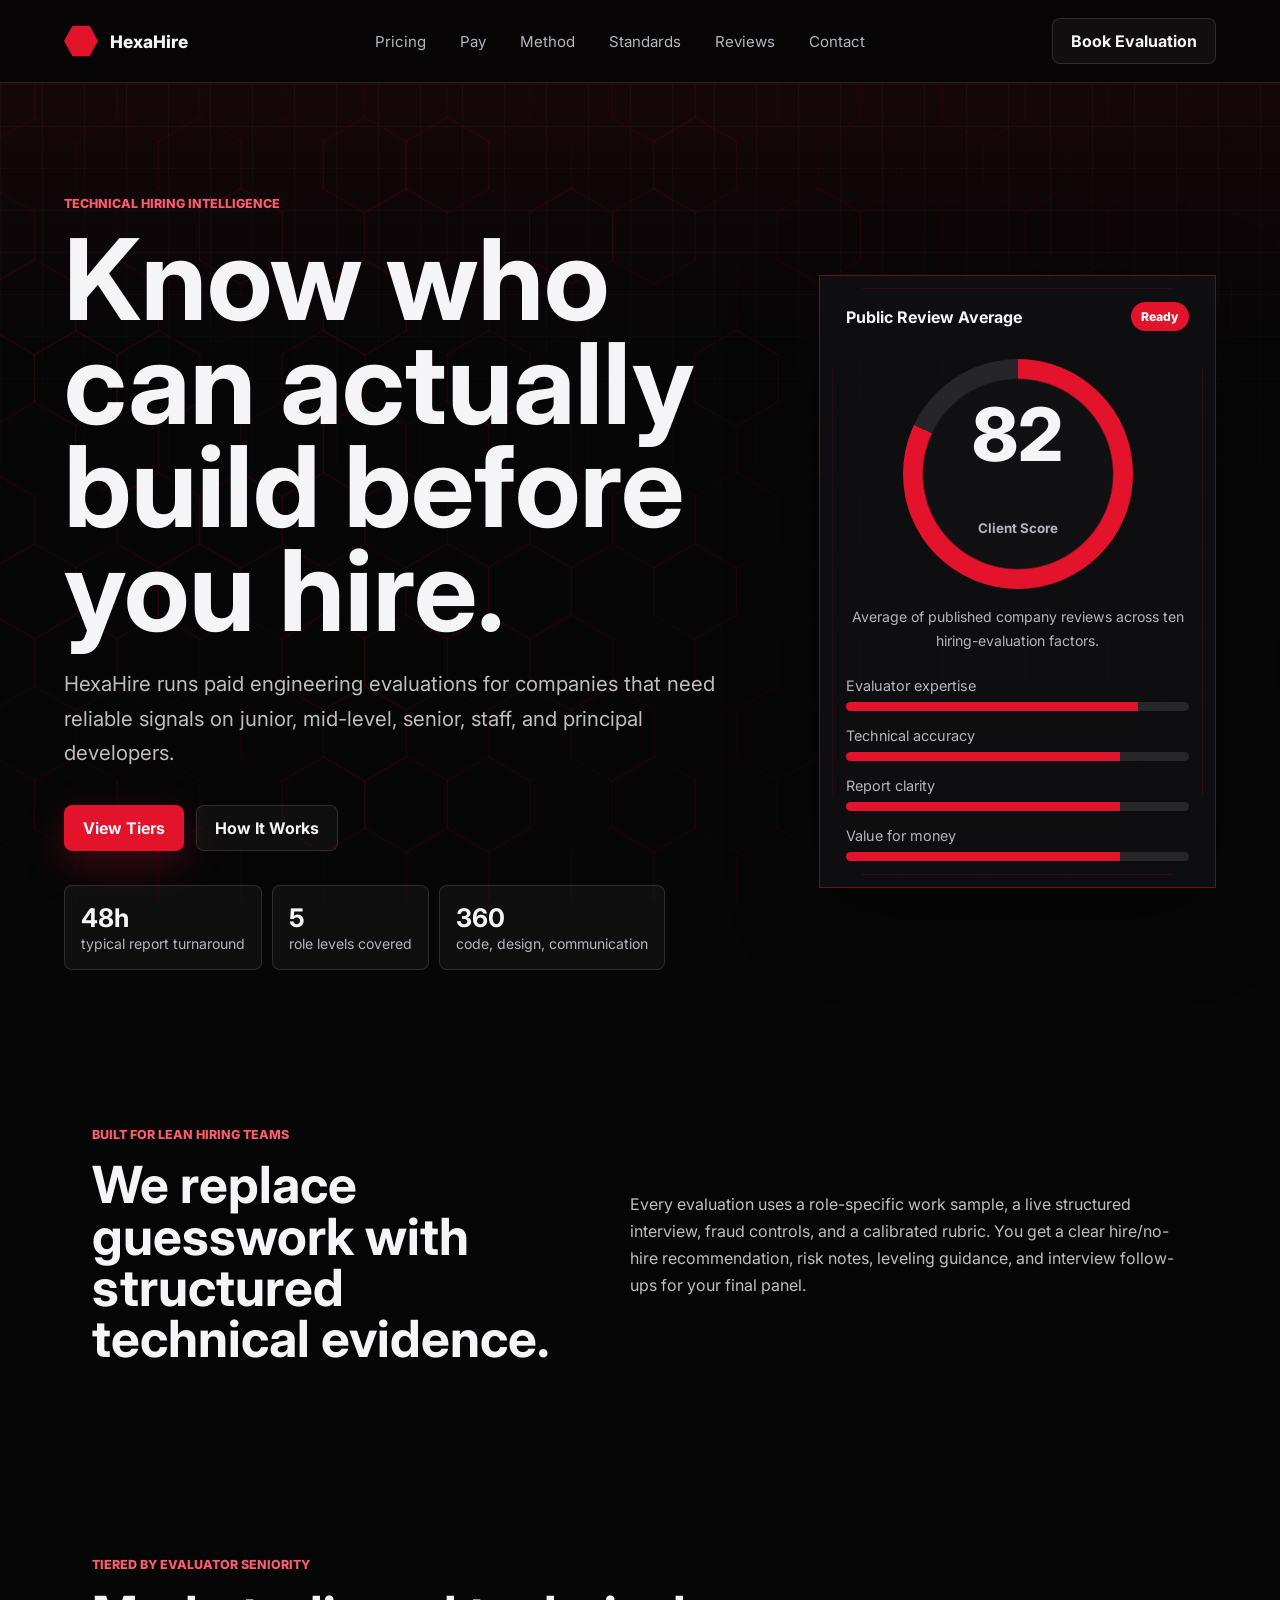
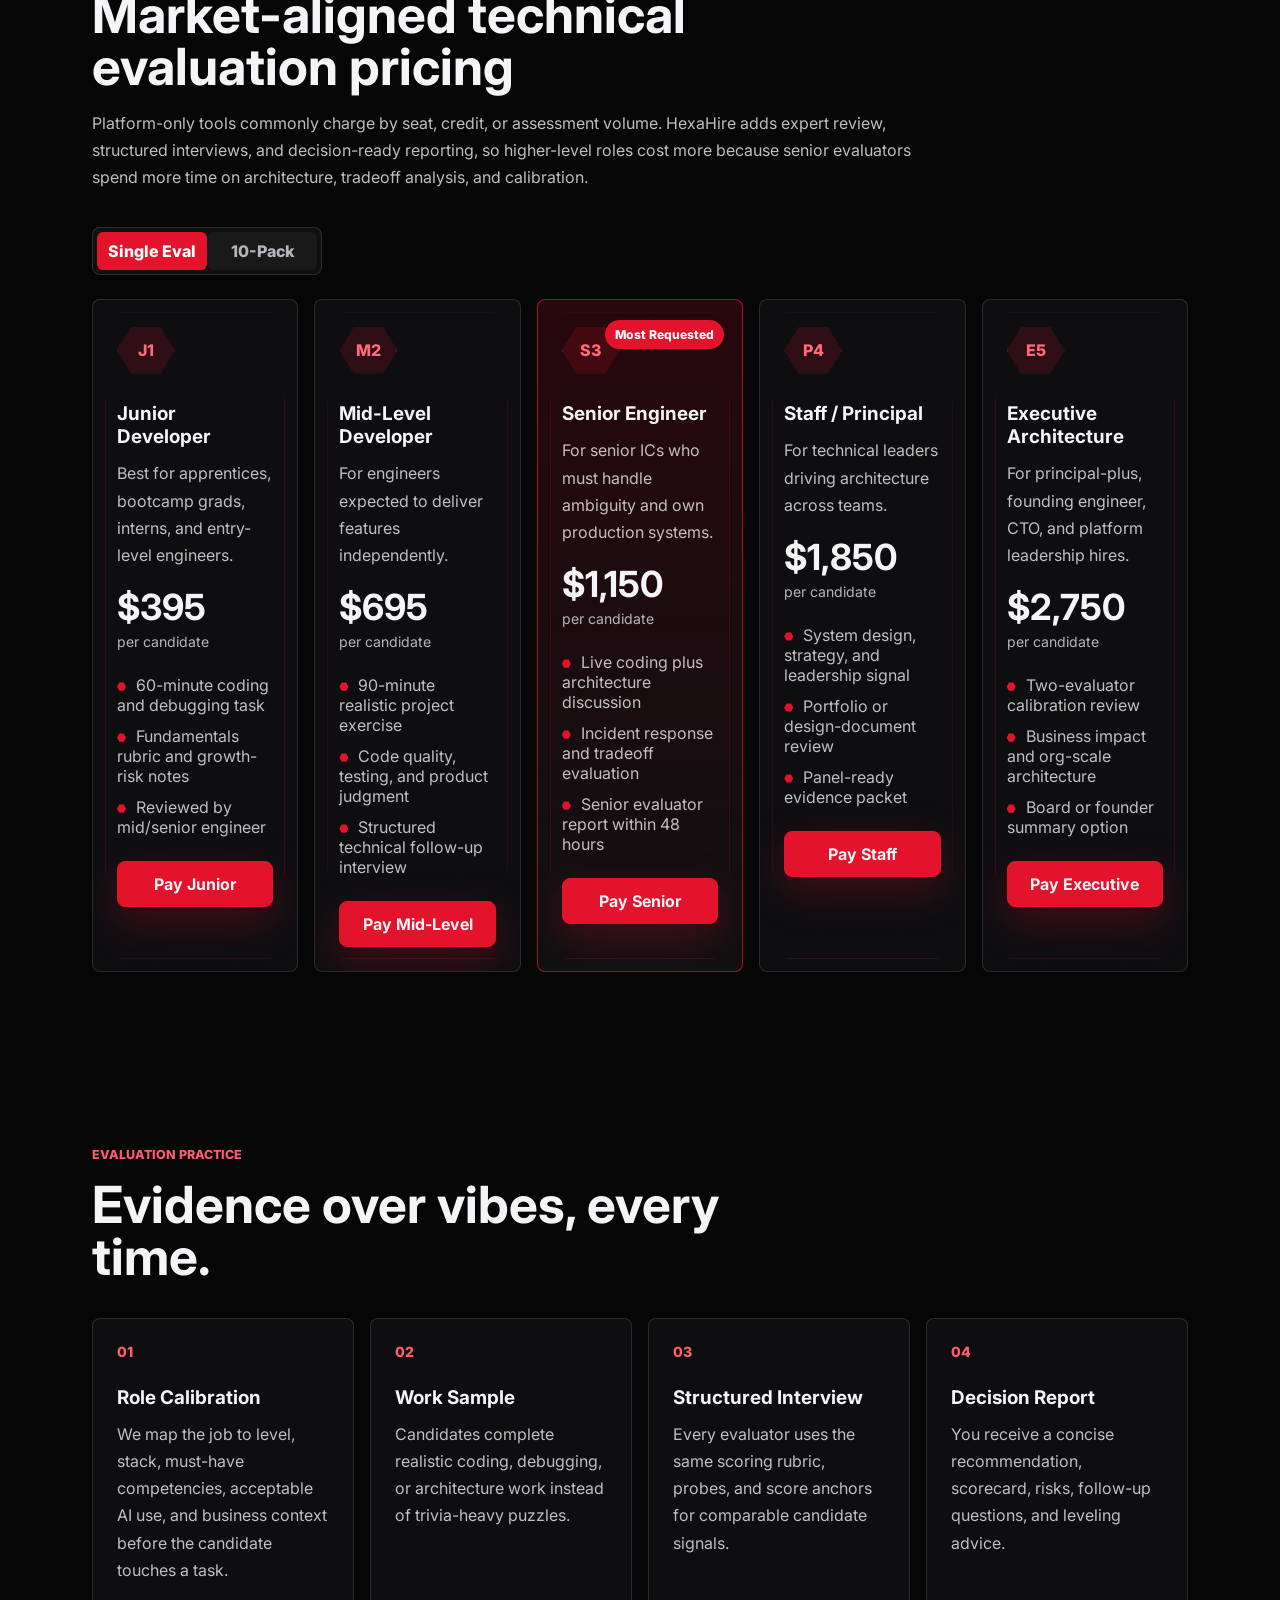
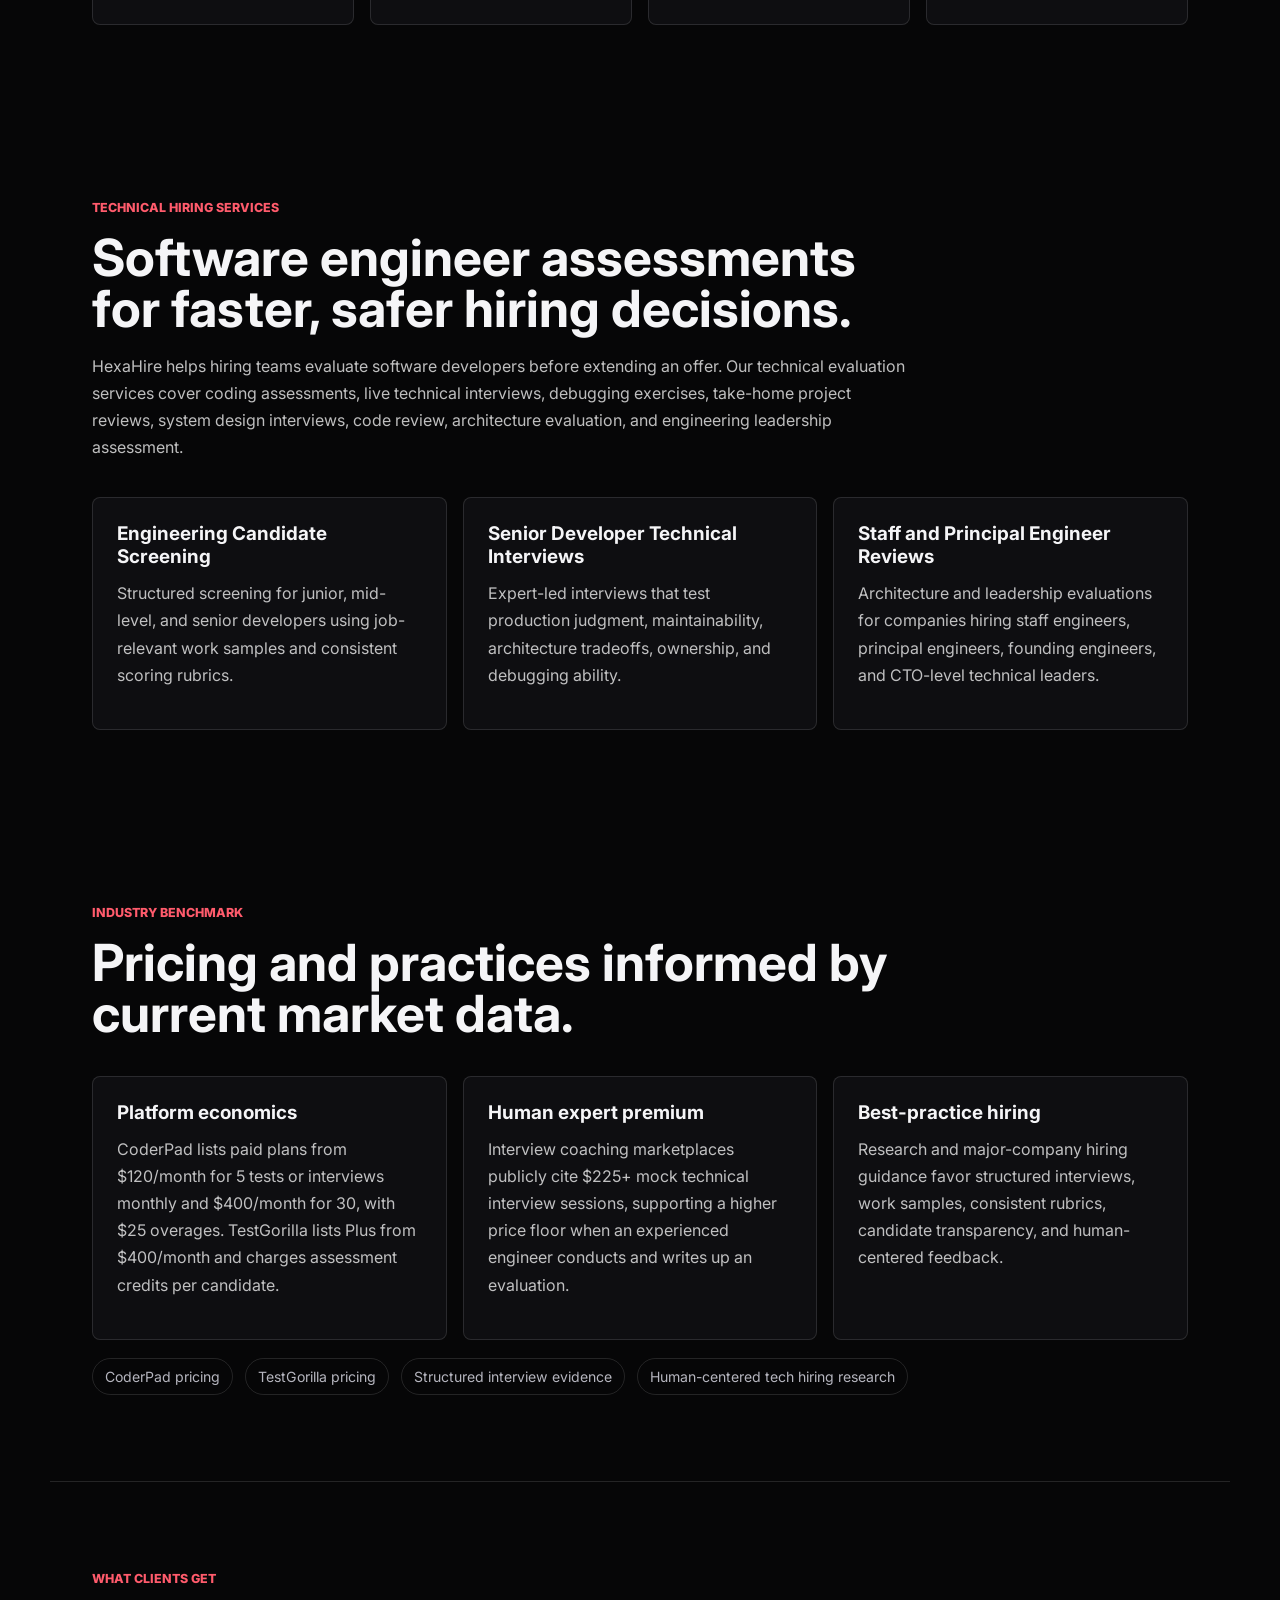
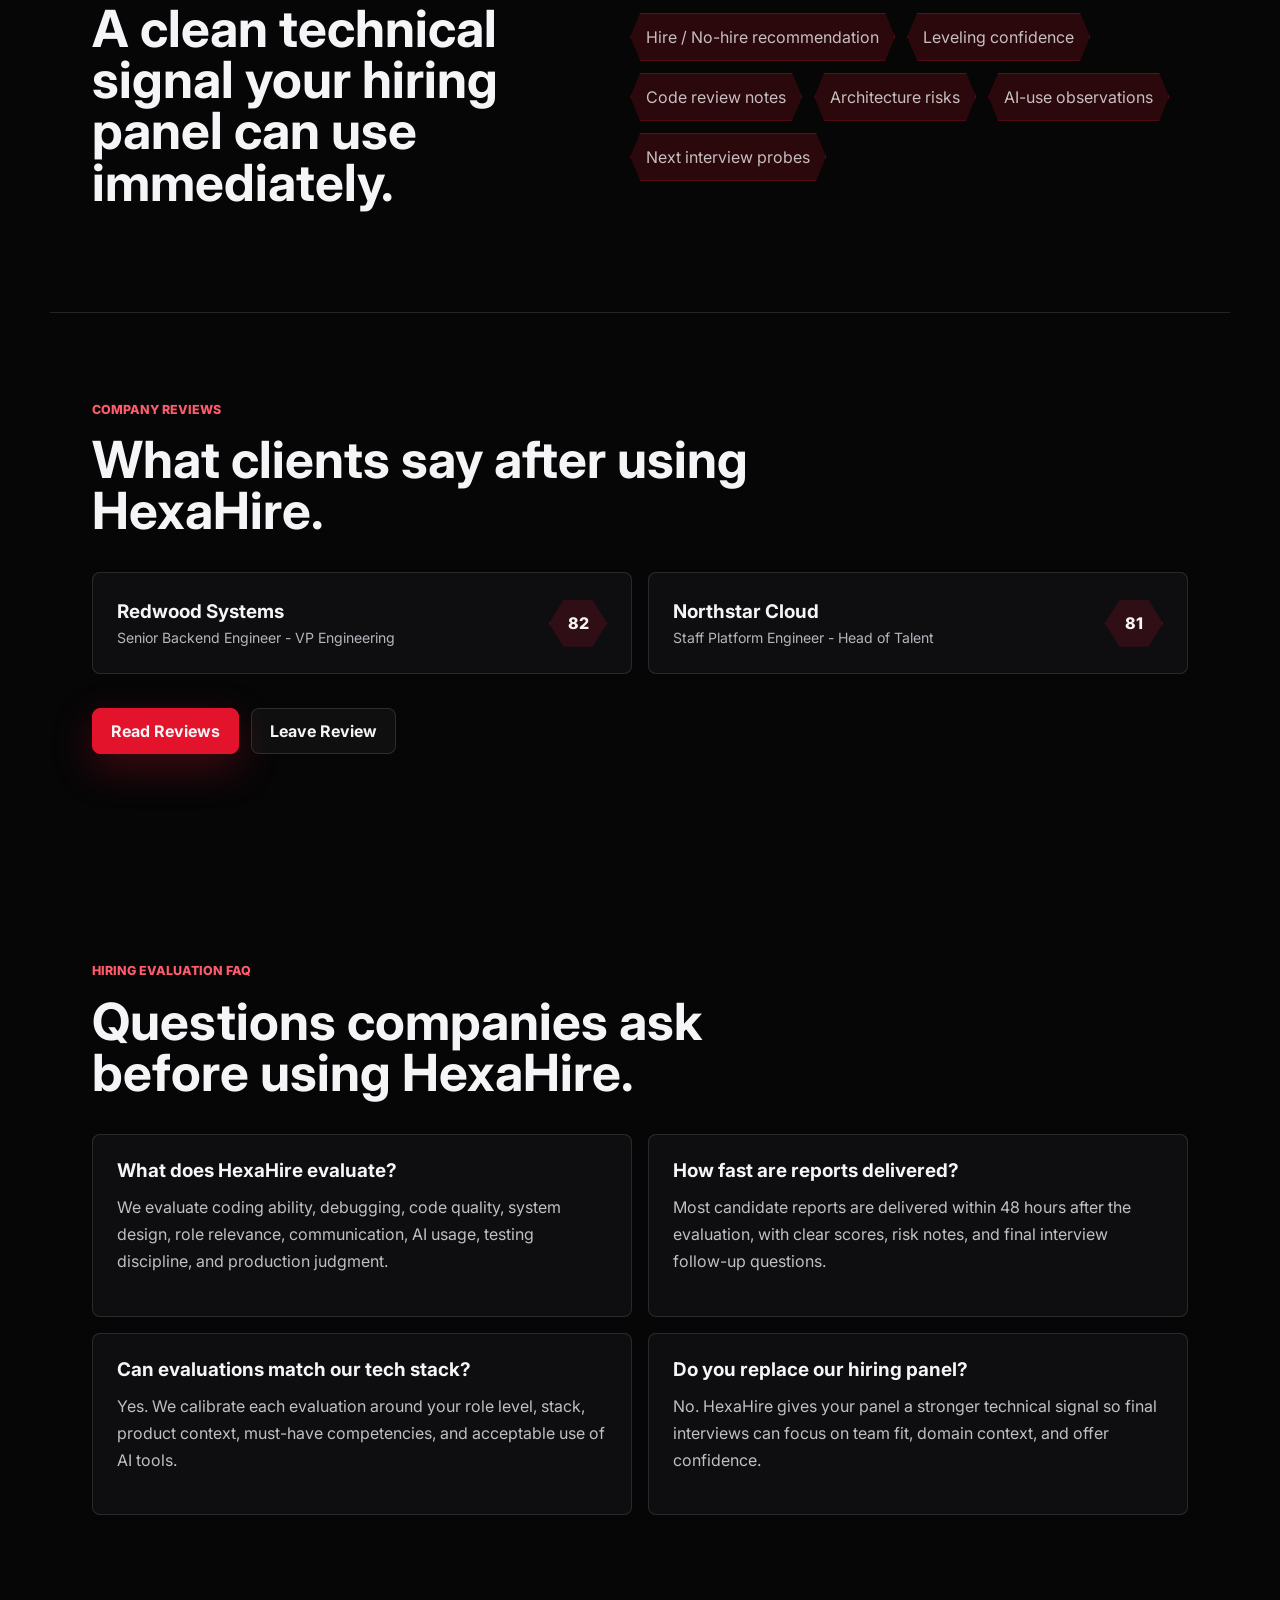
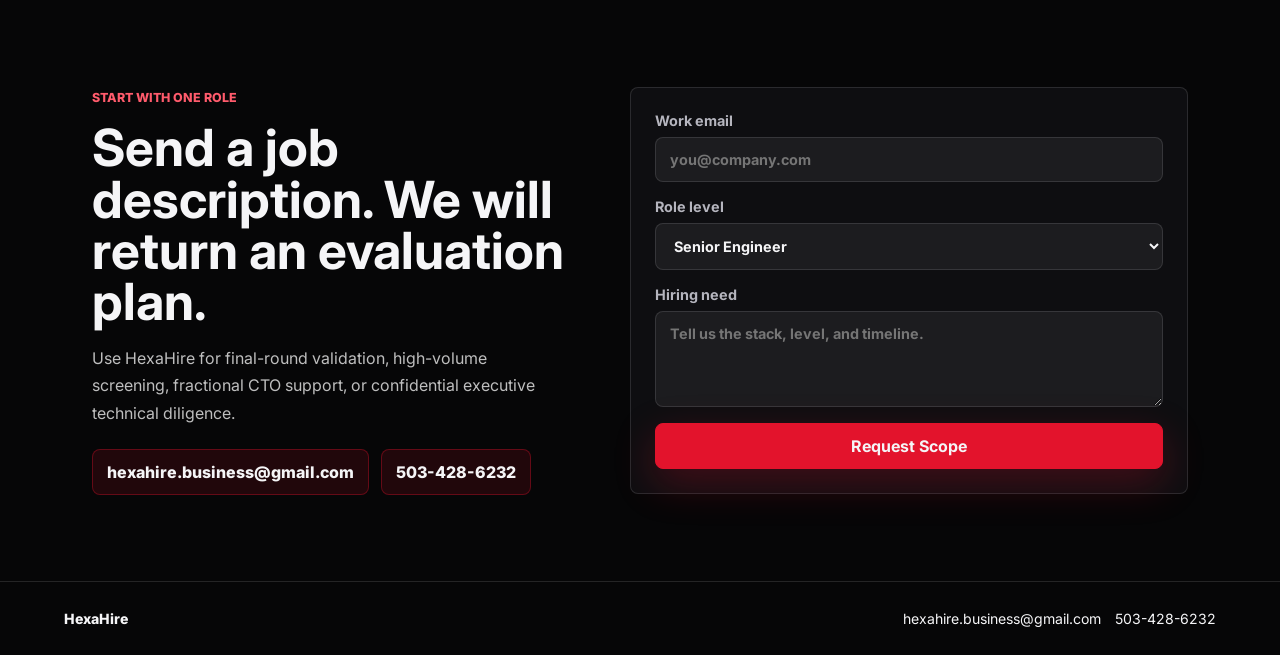
<file: index.html>
<!DOCTYPE html>
<html lang="en">
<head>
  <meta charset="UTF-8">
  <meta name="viewport" content="width=device-width, initial-scale=1.0">
  <meta name="description" content="HexaHire provides paid technical evaluations for companies hiring software engineers, with structured coding interviews, work samples, senior review, and decision-ready reports.">
  <meta name="robots" content="index, follow">
  <meta name="theme-color" content="#060607">
  <meta property="og:type" content="website">
  <meta property="og:site_name" content="HexaHire">
  <meta property="og:title" content="HexaHire | Technical Evaluations for Software Engineering Hiring">
  <meta property="og:description" content="Structured technical interviews, coding assessments, system design reviews, and senior engineering evaluation reports for hiring teams.">
  <meta property="og:url" content="https://hexahire.xyz/">
  <meta name="twitter:card" content="summary">
  <meta name="twitter:title" content="HexaHire | Technical Evaluations for Software Engineering Hiring">
  <meta name="twitter:description" content="Role-specific technical evaluations for companies hiring junior, mid-level, senior, staff, and principal software engineers.">
  <link rel="canonical" href="https://hexahire.xyz/">
  <link rel="icon" href="/favicon.svg" type="image/svg+xml">
  <link rel="manifest" href="/site.webmanifest">
  <title>Technical Evaluations for Software Engineering Hiring | HexaHire</title>
  <link rel="preconnect" href="https://fonts.googleapis.com">
  <link rel="preconnect" href="https://fonts.gstatic.com" crossorigin>
  <link href="https://fonts.googleapis.com/css2?family=Inter:wght@400;500;600;700;800&display=swap" rel="stylesheet">
  <link rel="stylesheet" href="styles.css">
  <script type="application/ld+json">
  {
    "@context": "https://schema.org",
    "@graph": [
      {
        "@type": "Organization",
        "@id": "https://hexahire.xyz/#organization",
        "name": "HexaHire",
        "url": "https://hexahire.xyz/",
        "email": "hexahire.business@gmail.com",
        "telephone": "+15034286232",
        "description": "HexaHire provides structured technical evaluations for companies hiring software engineers.",
        "contactPoint": {
          "@type": "ContactPoint",
          "contactType": "sales",
          "email": "hexahire.business@gmail.com",
          "telephone": "+15034286232",
          "areaServed": "US",
          "availableLanguage": "English"
        }
      },
      {
        "@type": "WebSite",
        "@id": "https://hexahire.xyz/#website",
        "url": "https://hexahire.xyz/",
        "name": "HexaHire",
        "publisher": {
          "@id": "https://hexahire.xyz/#organization"
        }
      },
      {
        "@type": "ProfessionalService",
        "@id": "https://hexahire.xyz/#service",
        "name": "Technical Hiring Evaluation Services",
        "url": "https://hexahire.xyz/",
        "email": "hexahire.business@gmail.com",
        "telephone": "+15034286232",
        "priceRange": "$395-$2750",
        "paymentAccepted": "ACH, Credit Card, Debit Card",
        "areaServed": "US",
        "description": "Paid technical evaluations for engineering candidates, including coding assessments, structured interviews, system design reviews, and hiring reports.",
        "provider": {
          "@id": "https://hexahire.xyz/#organization"
        },
        "hasOfferCatalog": {
          "@type": "OfferCatalog",
          "name": "Technical Evaluation Tiers",
          "itemListElement": [
            {
              "@type": "Offer",
              "name": "Junior Developer Evaluation",
              "price": "395",
              "priceCurrency": "USD"
            },
            {
              "@type": "Offer",
              "name": "Mid-Level Developer Evaluation",
              "price": "695",
              "priceCurrency": "USD"
            },
            {
              "@type": "Offer",
              "name": "Senior Engineer Evaluation",
              "price": "1150",
              "priceCurrency": "USD"
            },
            {
              "@type": "Offer",
              "name": "Staff or Principal Engineer Evaluation",
              "price": "1850",
              "priceCurrency": "USD"
            },
            {
              "@type": "Offer",
              "name": "Executive Architecture Evaluation",
              "price": "2750",
              "priceCurrency": "USD"
            }
          ]
        }
      },
      {
        "@type": "FAQPage",
        "@id": "https://hexahire.xyz/#faq",
        "mainEntity": [
          {
            "@type": "Question",
            "name": "What does HexaHire evaluate?",
            "acceptedAnswer": {
              "@type": "Answer",
              "text": "HexaHire evaluates software engineering candidates across coding ability, debugging, system design, communication, role fit, AI fluency, and production judgment."
            }
          },
          {
            "@type": "Question",
            "name": "How much does a technical evaluation cost?",
            "acceptedAnswer": {
              "@type": "Answer",
              "text": "Single technical evaluations range from $395 for junior developers to $2,750 for executive architecture and principal-plus technical leadership reviews."
            }
          },
          {
            "@type": "Question",
            "name": "Who is HexaHire for?",
            "acceptedAnswer": {
              "@type": "Answer",
              "text": "HexaHire is for companies that need structured, expert-led technical evaluations before hiring software engineers, technical leads, staff engineers, principal engineers, or CTO-level candidates."
            }
          }
        ]
      }
    ]
  }
  </script>
</head>
<body>
  <canvas id="hexCanvas" aria-hidden="true"></canvas>

  <header class="site-header">
    <a class="brand" href="#top" aria-label="HexaHire home">
      <span class="brand-mark"></span>
      <span>HexaHire</span>
    </a>
    <nav class="nav-links" aria-label="Primary navigation">
      <a href="#pricing">Pricing</a>
      <a href="payments.html">Pay</a>
      <a href="#method">Method</a>
      <a href="#standards">Standards</a>
      <a href="reviews.html">Reviews</a>
      <a href="#contact">Contact</a>
    </nav>
    <a class="header-action" href="#contact">Book Evaluation</a>
  </header>

  <main id="top">
    <section class="hero">
      <div class="hero-content">
        <p class="eyebrow">Technical hiring intelligence</p>
        <h1>Know who can actually build before you hire.</h1>
        <p class="hero-copy">
          HexaHire runs paid engineering evaluations for companies that need reliable signals on junior, mid-level, senior, staff, and principal developers.
        </p>
        <div class="hero-actions">
          <a class="button primary" href="#pricing">View Tiers</a>
          <a class="button secondary" href="#method">How It Works</a>
        </div>
        <div class="hero-metrics" aria-label="Evaluation highlights">
          <div>
            <strong>48h</strong>
            <span>typical report turnaround</span>
          </div>
          <div>
            <strong>5</strong>
            <span>role levels covered</span>
          </div>
          <div>
            <strong>360</strong>
            <span>code, design, communication</span>
          </div>
        </div>
      </div>
      <aside class="signal-panel" aria-label="Sample candidate signal report">
        <div class="panel-topline">
          <span>Public Review Average</span>
          <span class="status-pill">Ready</span>
        </div>
        <div class="score-ring" style="--score: 82">
          <span data-review-average>82</span>
          <small>Client Score</small>
        </div>
        <p class="score-context">
          Average of published company reviews across ten hiring-evaluation factors.
        </p>
        <div class="signal-bars">
          <div><span>Evaluator expertise</span><i data-review-factor="evaluatorExpertise" style="--bar: 90%"></i></div>
          <div><span>Technical accuracy</span><i data-review-factor="technicalAccuracy" style="--bar: 80%"></i></div>
          <div><span>Report clarity</span><i data-review-factor="reportClarity" style="--bar: 80%"></i></div>
          <div><span>Value for money</span><i data-review-factor="valueForMoney" style="--bar: 80%"></i></div>
        </div>
      </aside>
    </section>

    <section class="section intro-grid" aria-label="Business value">
      <div>
        <p class="eyebrow">Built for lean hiring teams</p>
        <h2>We replace guesswork with structured technical evidence.</h2>
      </div>
      <p>
        Every evaluation uses a role-specific work sample, a live structured interview, fraud controls, and a calibrated rubric. You get a clear hire/no-hire recommendation, risk notes, leveling guidance, and interview follow-ups for your final panel.
      </p>
    </section>

    <section class="section pricing-section" id="pricing">
      <div class="section-heading">
        <p class="eyebrow">Tiered by evaluator seniority</p>
        <h2>Market-aligned technical evaluation pricing</h2>
        <p>
          Platform-only tools commonly charge by seat, credit, or assessment volume. HexaHire adds expert review, structured interviews, and decision-ready reporting, so higher-level roles cost more because senior evaluators spend more time on architecture, tradeoff analysis, and calibration.
        </p>
      </div>

      <div class="pricing-toggle" role="group" aria-label="Pricing mode">
        <button class="toggle active" data-mode="single" type="button">Single Eval</button>
        <button class="toggle" data-mode="pack" type="button">10-Pack</button>
      </div>

      <div class="pricing-grid">
        <article class="price-card">
          <div class="hex-badge">J1</div>
          <h3>Junior Developer</h3>
          <p>Best for apprentices, bootcamp grads, interns, and entry-level engineers.</p>
          <strong class="price" data-single="$395" data-pack="$3,350">$395</strong>
          <span class="price-note">per candidate</span>
          <ul>
            <li>60-minute coding and debugging task</li>
            <li>Fundamentals rubric and growth-risk notes</li>
            <li>Reviewed by mid/senior engineer</li>
          </ul>
          <a class="button primary price-action" href="payments.html#junior">Pay Junior</a>
        </article>

        <article class="price-card">
          <div class="hex-badge">M2</div>
          <h3>Mid-Level Developer</h3>
          <p>For engineers expected to deliver features independently.</p>
          <strong class="price" data-single="$695" data-pack="$5,900">$695</strong>
          <span class="price-note">per candidate</span>
          <ul>
            <li>90-minute realistic project exercise</li>
            <li>Code quality, testing, and product judgment</li>
            <li>Structured technical follow-up interview</li>
          </ul>
          <a class="button primary price-action" href="payments.html#mid">Pay Mid-Level</a>
        </article>

        <article class="price-card featured">
          <div class="hex-badge">S3</div>
          <span class="popular">Most Requested</span>
          <h3>Senior Engineer</h3>
          <p>For senior ICs who must handle ambiguity and own production systems.</p>
          <strong class="price" data-single="$1,150" data-pack="$9,775">$1,150</strong>
          <span class="price-note">per candidate</span>
          <ul>
            <li>Live coding plus architecture discussion</li>
            <li>Incident response and tradeoff evaluation</li>
            <li>Senior evaluator report within 48 hours</li>
          </ul>
          <a class="button primary price-action" href="payments.html#senior">Pay Senior</a>
        </article>

        <article class="price-card">
          <div class="hex-badge">P4</div>
          <h3>Staff / Principal</h3>
          <p>For technical leaders driving architecture across teams.</p>
          <strong class="price" data-single="$1,850" data-pack="$15,725">$1,850</strong>
          <span class="price-note">per candidate</span>
          <ul>
            <li>System design, strategy, and leadership signal</li>
            <li>Portfolio or design-document review</li>
            <li>Panel-ready evidence packet</li>
          </ul>
          <a class="button primary price-action" href="payments.html#staff">Pay Staff</a>
        </article>

        <article class="price-card">
          <div class="hex-badge">E5</div>
          <h3>Executive Architecture</h3>
          <p>For principal-plus, founding engineer, CTO, and platform leadership hires.</p>
          <strong class="price" data-single="$2,750" data-pack="$23,375">$2,750</strong>
          <span class="price-note">per candidate</span>
          <ul>
            <li>Two-evaluator calibration review</li>
            <li>Business impact and org-scale architecture</li>
            <li>Board or founder summary option</li>
          </ul>
          <a class="button primary price-action" href="payments.html#executive">Pay Executive</a>
        </article>
      </div>
    </section>

    <section class="section method" id="method">
      <div class="section-heading compact">
        <p class="eyebrow">Evaluation practice</p>
        <h2>Evidence over vibes, every time.</h2>
      </div>
      <div class="method-grid">
        <div class="method-step">
          <span>01</span>
          <h3>Role Calibration</h3>
          <p>We map the job to level, stack, must-have competencies, acceptable AI use, and business context before the candidate touches a task.</p>
        </div>
        <div class="method-step">
          <span>02</span>
          <h3>Work Sample</h3>
          <p>Candidates complete realistic coding, debugging, or architecture work instead of trivia-heavy puzzles.</p>
        </div>
        <div class="method-step">
          <span>03</span>
          <h3>Structured Interview</h3>
          <p>Every evaluator uses the same scoring rubric, probes, and score anchors for comparable candidate signals.</p>
        </div>
        <div class="method-step">
          <span>04</span>
          <h3>Decision Report</h3>
          <p>You receive a concise recommendation, scorecard, risks, follow-up questions, and leveling advice.</p>
        </div>
      </div>
    </section>

    <section class="section seo-services" id="services">
      <div class="section-heading">
        <p class="eyebrow">Technical hiring services</p>
        <h2>Software engineer assessments for faster, safer hiring decisions.</h2>
        <p>
          HexaHire helps hiring teams evaluate software developers before extending an offer. Our technical evaluation services cover coding assessments, live technical interviews, debugging exercises, take-home project reviews, system design interviews, code review, architecture evaluation, and engineering leadership assessment.
        </p>
      </div>
      <div class="service-keyword-grid">
        <article>
          <h3>Engineering Candidate Screening</h3>
          <p>Structured screening for junior, mid-level, and senior developers using job-relevant work samples and consistent scoring rubrics.</p>
        </article>
        <article>
          <h3>Senior Developer Technical Interviews</h3>
          <p>Expert-led interviews that test production judgment, maintainability, architecture tradeoffs, ownership, and debugging ability.</p>
        </article>
        <article>
          <h3>Staff and Principal Engineer Reviews</h3>
          <p>Architecture and leadership evaluations for companies hiring staff engineers, principal engineers, founding engineers, and CTO-level technical leaders.</p>
        </article>
      </div>
    </section>

    <section class="section standards" id="standards">
      <div class="section-heading">
        <p class="eyebrow">Industry benchmark</p>
        <h2>Pricing and practices informed by current market data.</h2>
      </div>
      <div class="standards-grid">
        <article>
          <h3>Platform economics</h3>
          <p>CoderPad lists paid plans from $120/month for 5 tests or interviews monthly and $400/month for 30, with $25 overages. TestGorilla lists Plus from $400/month and charges assessment credits per candidate.</p>
        </article>
        <article>
          <h3>Human expert premium</h3>
          <p>Interview coaching marketplaces publicly cite $225+ mock technical interview sessions, supporting a higher price floor when an experienced engineer conducts and writes up an evaluation.</p>
        </article>
        <article>
          <h3>Best-practice hiring</h3>
          <p>Research and major-company hiring guidance favor structured interviews, work samples, consistent rubrics, candidate transparency, and human-centered feedback.</p>
        </article>
      </div>
      <div class="source-list" aria-label="Research sources">
        <a href="https://coderpad.io/pricing/" target="_blank" rel="noreferrer">CoderPad pricing</a>
        <a href="https://www.testgorilla.com/pricing/" target="_blank" rel="noreferrer">TestGorilla pricing</a>
        <a href="https://www.wired.com/2015/04/hire-like-google" target="_blank" rel="noreferrer">Structured interview evidence</a>
        <a href="https://arxiv.org/abs/2602.13845" target="_blank" rel="noreferrer">Human-centered tech hiring research</a>
      </div>
    </section>

    <section class="section proof">
      <div class="proof-copy">
        <p class="eyebrow">What clients get</p>
        <h2>A clean technical signal your hiring panel can use immediately.</h2>
      </div>
      <div class="deliverables">
        <span>Hire / No-hire recommendation</span>
        <span>Leveling confidence</span>
        <span>Code review notes</span>
        <span>Architecture risks</span>
        <span>AI-use observations</span>
        <span>Next interview probes</span>
      </div>
    </section>

    <section class="section public-reviews">
      <div class="section-heading compact">
        <p class="eyebrow">Company reviews</p>
        <h2>What clients say after using HexaHire.</h2>
      </div>
      <div class="review-display-grid" data-review-list data-review-limit="2"></div>
      <div class="hero-actions">
        <a class="button primary" href="reviews.html">Read Reviews</a>
        <a class="button secondary" href="reviews.html#leave-review">Leave Review</a>
      </div>
    </section>

    <section class="section faq-section" id="faq">
      <div class="section-heading compact">
        <p class="eyebrow">Hiring evaluation FAQ</p>
        <h2>Questions companies ask before using HexaHire.</h2>
      </div>
      <div class="faq-grid">
        <article>
          <h3>What does HexaHire evaluate?</h3>
          <p>We evaluate coding ability, debugging, code quality, system design, role relevance, communication, AI usage, testing discipline, and production judgment.</p>
        </article>
        <article>
          <h3>How fast are reports delivered?</h3>
          <p>Most candidate reports are delivered within 48 hours after the evaluation, with clear scores, risk notes, and final interview follow-up questions.</p>
        </article>
        <article>
          <h3>Can evaluations match our tech stack?</h3>
          <p>Yes. We calibrate each evaluation around your role level, stack, product context, must-have competencies, and acceptable use of AI tools.</p>
        </article>
        <article>
          <h3>Do you replace our hiring panel?</h3>
          <p>No. HexaHire gives your panel a stronger technical signal so final interviews can focus on team fit, domain context, and offer confidence.</p>
        </article>
      </div>
    </section>

    <section class="section contact" id="contact">
      <div>
        <p class="eyebrow">Start with one role</p>
        <h2>Send a job description. We will return an evaluation plan.</h2>
        <p>
          Use HexaHire for final-round validation, high-volume screening, fractional CTO support, or confidential executive technical diligence.
        </p>
        <div class="contact-links" aria-label="Direct contact">
          <a href="mailto:hexahire.business@gmail.com">hexahire.business@gmail.com</a>
          <a href="tel:+15034286232">503-428-6232</a>
        </div>
      </div>
      <form class="contact-form" action="https://formsubmit.co/hexahire.business@gmail.com" method="POST">
        <input type="hidden" name="_subject" value="New HexaHire scope request">
        <input type="hidden" name="_template" value="table">
        <input type="hidden" name="_captcha" value="false">
        <label>
          Work email
          <input type="email" name="Work email" placeholder="you@company.com" required>
        </label>
        <label>
          Role level
          <select name="Role level">
            <option>Senior Engineer</option>
            <option>Junior Developer</option>
            <option>Mid-Level Developer</option>
            <option>Staff / Principal</option>
            <option>Executive Architecture</option>
          </select>
        </label>
        <label>
          Hiring need
          <textarea name="Hiring need" rows="4" placeholder="Tell us the stack, level, and timeline."></textarea>
        </label>
        <button class="button primary" type="submit">Request Scope</button>
      </form>
    </section>
  </main>

  <footer class="site-footer">
    <span>HexaHire</span>
    <span>
      <a href="mailto:hexahire.business@gmail.com">hexahire.business@gmail.com</a>
      <a href="tel:+15034286232">503-428-6232</a>
    </span>
  </footer>

  <script src="reviews-data.js"></script>
  <script src="script.js"></script>
</body>
</html>
</file>
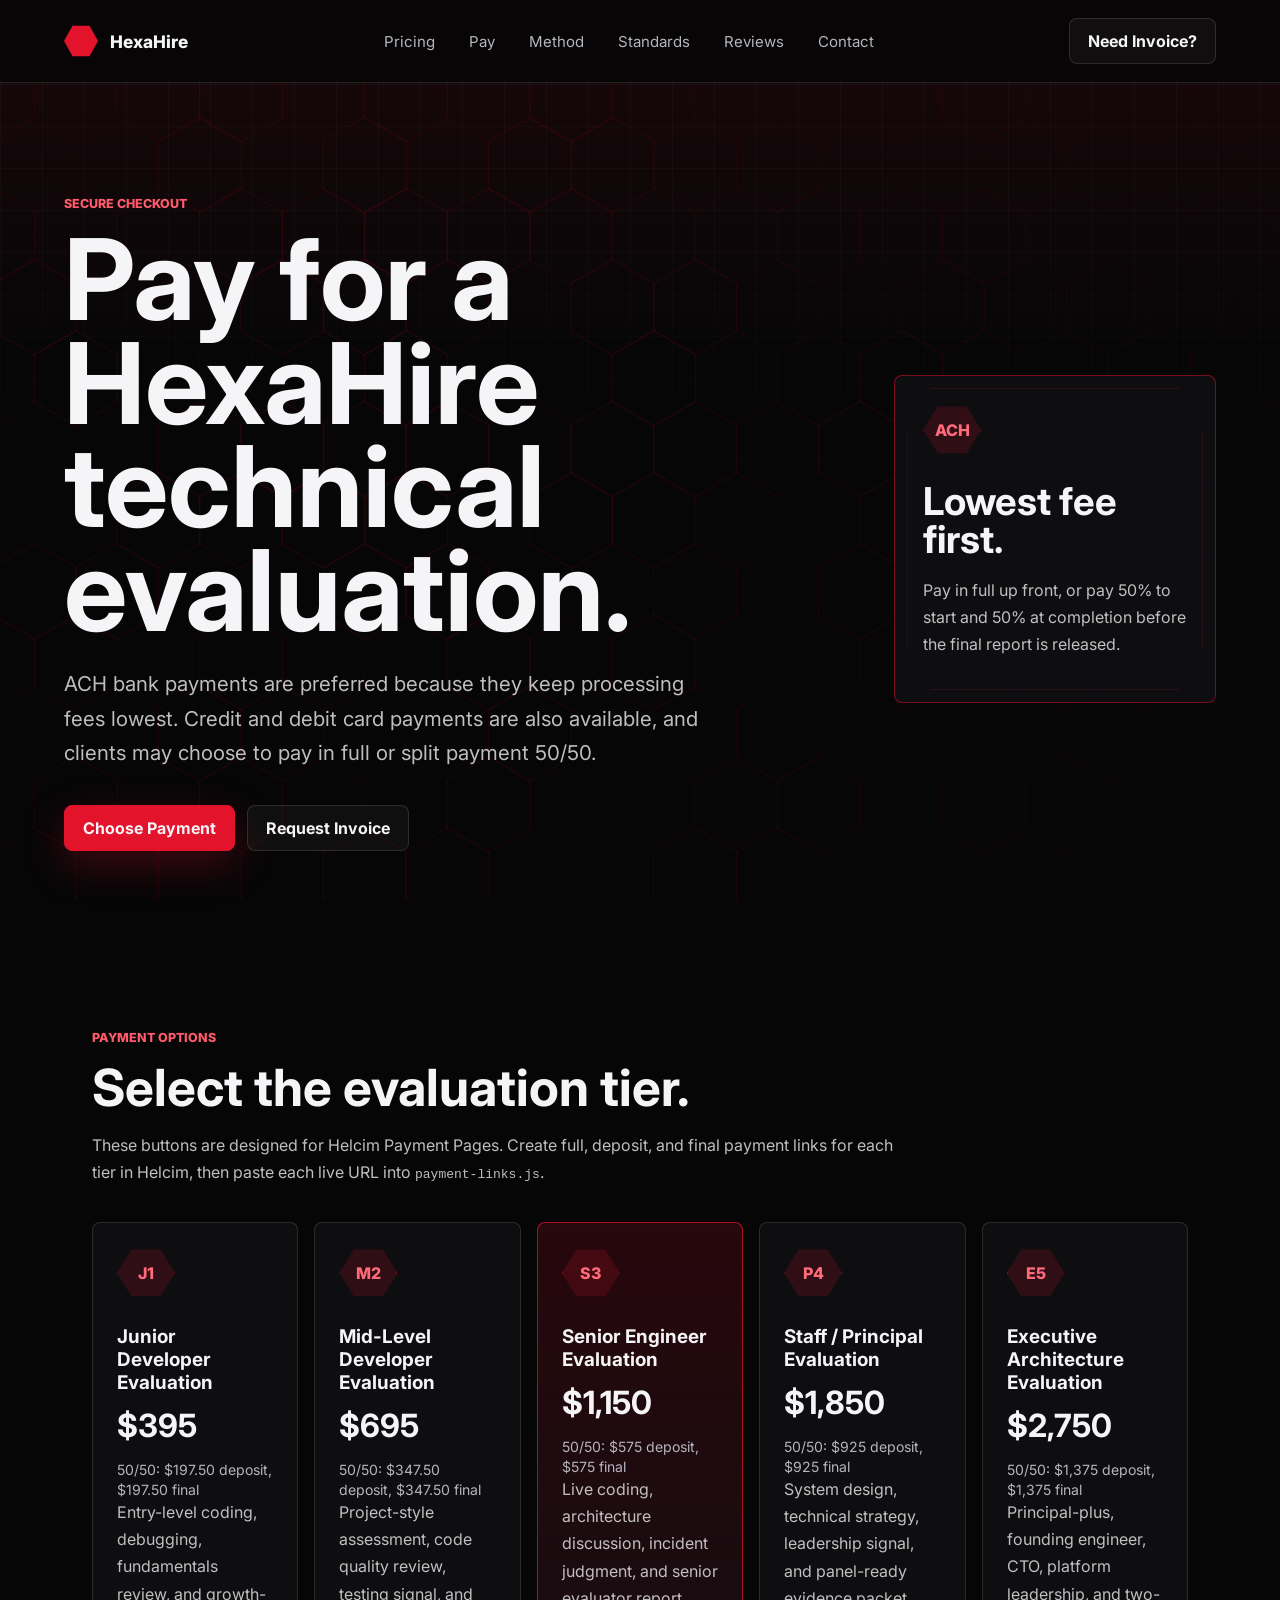
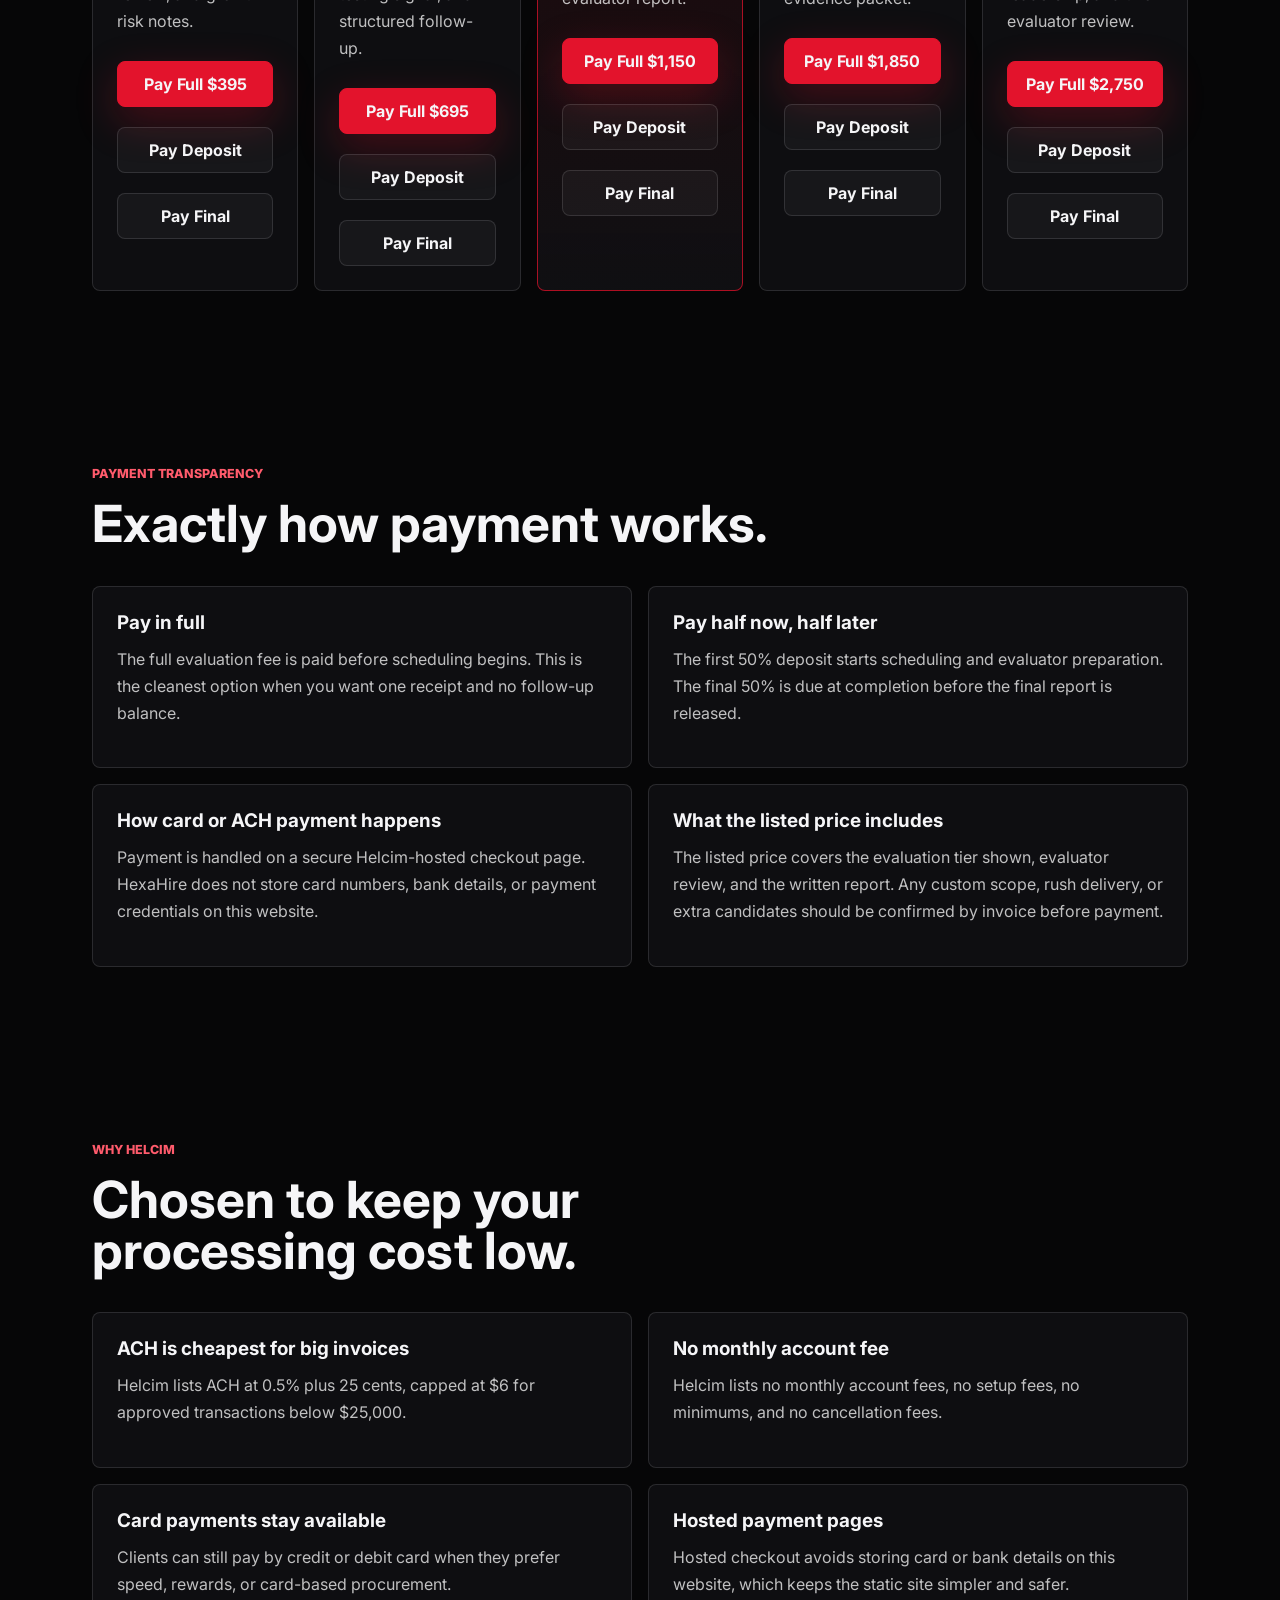
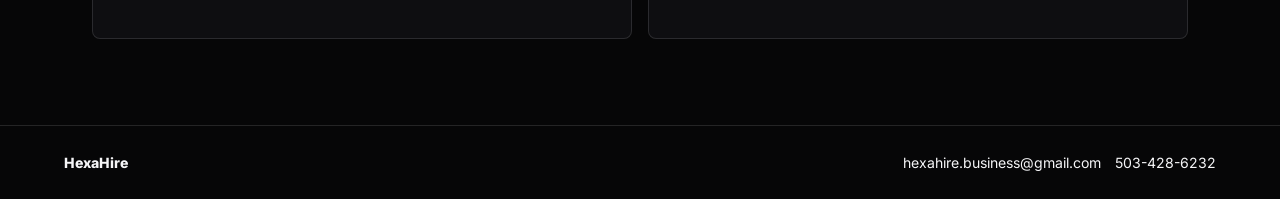
<file: payments.html>
<!DOCTYPE html>
<html lang="en">
<head>
  <meta charset="UTF-8">
  <meta name="viewport" content="width=device-width, initial-scale=1.0">
  <meta name="description" content="Pay HexaHire for technical evaluation services by ACH, credit card, or debit card. ACH is preferred for the lowest processing cost.">
  <meta name="robots" content="index, follow">
  <meta name="theme-color" content="#060607">
  <meta property="og:type" content="website">
  <meta property="og:site_name" content="HexaHire">
  <meta property="og:title" content="Pay for HexaHire Technical Evaluations">
  <meta property="og:description" content="Secure payment options for junior, mid-level, senior, staff, principal, and executive architecture technical evaluations.">
  <meta property="og:url" content="https://hexahire.xyz/payments.html">
  <meta name="twitter:card" content="summary">
  <meta name="twitter:title" content="Pay for HexaHire Technical Evaluations">
  <meta name="twitter:description" content="Pay HexaHire by ACH, credit card, or debit card for structured technical hiring evaluations.">
  <link rel="canonical" href="https://hexahire.xyz/payments.html">
  <link rel="icon" href="/favicon.svg" type="image/svg+xml">
  <link rel="manifest" href="/site.webmanifest">
  <title>Pay for Technical Evaluation Services | HexaHire</title>
  <link rel="preconnect" href="https://fonts.googleapis.com">
  <link rel="preconnect" href="https://fonts.gstatic.com" crossorigin>
  <link href="https://fonts.googleapis.com/css2?family=Inter:wght@400;500;600;700;800&display=swap" rel="stylesheet">
  <link rel="stylesheet" href="styles.css">
  <script type="application/ld+json">
  {
    "@context": "https://schema.org",
    "@graph": [
      {
        "@type": "Organization",
        "@id": "https://hexahire.xyz/#organization",
        "name": "HexaHire",
        "url": "https://hexahire.xyz/",
        "email": "hexahire.business@gmail.com",
        "telephone": "+15034286232"
      },
      {
        "@type": "WebPage",
        "@id": "https://hexahire.xyz/payments.html#webpage",
        "url": "https://hexahire.xyz/payments.html",
        "name": "Pay for Technical Evaluation Services",
        "description": "Payment page for HexaHire technical evaluation services.",
        "about": {
          "@id": "https://hexahire.xyz/#organization"
        }
      },
      {
        "@type": "OfferCatalog",
        "name": "HexaHire Payment Options",
        "itemListElement": [
          {"@type": "Offer", "name": "Junior Developer Evaluation", "price": "395", "priceCurrency": "USD", "availability": "https://schema.org/InStock"},
          {"@type": "Offer", "name": "Mid-Level Developer Evaluation", "price": "695", "priceCurrency": "USD", "availability": "https://schema.org/InStock"},
          {"@type": "Offer", "name": "Senior Engineer Evaluation", "price": "1150", "priceCurrency": "USD", "availability": "https://schema.org/InStock"},
          {"@type": "Offer", "name": "Staff or Principal Engineer Evaluation", "price": "1850", "priceCurrency": "USD", "availability": "https://schema.org/InStock"},
          {"@type": "Offer", "name": "Executive Architecture Evaluation", "price": "2750", "priceCurrency": "USD", "availability": "https://schema.org/InStock"}
        ]
      }
    ]
  }
  </script>
</head>
<body>
  <canvas id="hexCanvas" aria-hidden="true"></canvas>

  <header class="site-header">
    <a class="brand" href="index.html" aria-label="HexaHire home">
      <span class="brand-mark"></span>
      <span>HexaHire</span>
    </a>
    <nav class="nav-links" aria-label="Primary navigation">
      <a href="index.html#pricing">Pricing</a>
      <a href="payments.html">Pay</a>
      <a href="index.html#method">Method</a>
      <a href="index.html#standards">Standards</a>
      <a href="reviews.html">Reviews</a>
      <a href="index.html#contact">Contact</a>
    </nav>
    <a class="header-action" href="mailto:hexahire.business@gmail.com?subject=HexaHire%20invoice%20request">Need Invoice?</a>
  </header>

  <main>
    <section class="review-hero payment-hero">
      <div>
        <p class="eyebrow">Secure checkout</p>
        <h1>Pay for a HexaHire technical evaluation.</h1>
        <p class="hero-copy">
          ACH bank payments are preferred because they keep processing fees lowest. Credit and debit card payments are also available, and clients may choose to pay in full or split payment 50/50.
        </p>
        <div class="hero-actions">
          <a class="button primary" href="#payment-options">Choose Payment</a>
          <a class="button secondary" href="mailto:hexahire.business@gmail.com?subject=HexaHire%20invoice%20request">Request Invoice</a>
        </div>
      </div>
      <aside class="review-summary payment-summary" aria-label="Lowest fee payment recommendation">
        <div class="hex-badge">ACH</div>
        <h2>Lowest fee first.</h2>
        <p>
          Pay in full up front, or pay 50% to start and 50% at completion before the final report is released.
        </p>
      </aside>
    </section>

    <section class="section payment-section" id="payment-options">
      <div class="section-heading">
        <p class="eyebrow">Payment options</p>
        <h2>Select the evaluation tier.</h2>
        <p>
          These buttons are designed for Helcim Payment Pages. Create full, deposit, and final payment links for each tier in Helcim, then paste each live URL into <code>payment-links.js</code>.
        </p>
      </div>

      <div class="payment-grid">
        <article class="payment-card" id="junior">
          <div class="hex-badge">J1</div>
          <h3>Junior Developer Evaluation</h3>
          <strong>$395</strong>
          <span class="price-note">50/50: $197.50 deposit, $197.50 final</span>
          <p>Entry-level coding, debugging, fundamentals review, and growth-risk notes.</p>
          <div class="payment-actions">
            <a class="button primary payment-link" data-tier="junior" data-payment-type="full" href="mailto:hexahire.business@gmail.com?subject=Junior%20Developer%20Evaluation%20full%20payment">Pay Full $395</a>
            <a class="button secondary payment-link" data-tier="junior" data-payment-type="deposit" href="mailto:hexahire.business@gmail.com?subject=Junior%20Developer%20Evaluation%2050%25%20deposit">Pay Deposit</a>
            <a class="button secondary payment-link" data-tier="junior" data-payment-type="final" href="mailto:hexahire.business@gmail.com?subject=Junior%20Developer%20Evaluation%20final%20payment">Pay Final</a>
          </div>
        </article>

        <article class="payment-card" id="mid">
          <div class="hex-badge">M2</div>
          <h3>Mid-Level Developer Evaluation</h3>
          <strong>$695</strong>
          <span class="price-note">50/50: $347.50 deposit, $347.50 final</span>
          <p>Project-style assessment, code quality review, testing signal, and structured follow-up.</p>
          <div class="payment-actions">
            <a class="button primary payment-link" data-tier="mid" data-payment-type="full" href="mailto:hexahire.business@gmail.com?subject=Mid-Level%20Developer%20Evaluation%20full%20payment">Pay Full $695</a>
            <a class="button secondary payment-link" data-tier="mid" data-payment-type="deposit" href="mailto:hexahire.business@gmail.com?subject=Mid-Level%20Developer%20Evaluation%2050%25%20deposit">Pay Deposit</a>
            <a class="button secondary payment-link" data-tier="mid" data-payment-type="final" href="mailto:hexahire.business@gmail.com?subject=Mid-Level%20Developer%20Evaluation%20final%20payment">Pay Final</a>
          </div>
        </article>

        <article class="payment-card featured" id="senior">
          <div class="hex-badge">S3</div>
          <h3>Senior Engineer Evaluation</h3>
          <strong>$1,150</strong>
          <span class="price-note">50/50: $575 deposit, $575 final</span>
          <p>Live coding, architecture discussion, incident judgment, and senior evaluator report.</p>
          <div class="payment-actions">
            <a class="button primary payment-link" data-tier="senior" data-payment-type="full" href="mailto:hexahire.business@gmail.com?subject=Senior%20Engineer%20Evaluation%20full%20payment">Pay Full $1,150</a>
            <a class="button secondary payment-link" data-tier="senior" data-payment-type="deposit" href="mailto:hexahire.business@gmail.com?subject=Senior%20Engineer%20Evaluation%2050%25%20deposit">Pay Deposit</a>
            <a class="button secondary payment-link" data-tier="senior" data-payment-type="final" href="mailto:hexahire.business@gmail.com?subject=Senior%20Engineer%20Evaluation%20final%20payment">Pay Final</a>
          </div>
        </article>

        <article class="payment-card" id="staff">
          <div class="hex-badge">P4</div>
          <h3>Staff / Principal Evaluation</h3>
          <strong>$1,850</strong>
          <span class="price-note">50/50: $925 deposit, $925 final</span>
          <p>System design, technical strategy, leadership signal, and panel-ready evidence packet.</p>
          <div class="payment-actions">
            <a class="button primary payment-link" data-tier="staff" data-payment-type="full" href="mailto:hexahire.business@gmail.com?subject=Staff%20Principal%20Evaluation%20full%20payment">Pay Full $1,850</a>
            <a class="button secondary payment-link" data-tier="staff" data-payment-type="deposit" href="mailto:hexahire.business@gmail.com?subject=Staff%20Principal%20Evaluation%2050%25%20deposit">Pay Deposit</a>
            <a class="button secondary payment-link" data-tier="staff" data-payment-type="final" href="mailto:hexahire.business@gmail.com?subject=Staff%20Principal%20Evaluation%20final%20payment">Pay Final</a>
          </div>
        </article>

        <article class="payment-card" id="executive">
          <div class="hex-badge">E5</div>
          <h3>Executive Architecture Evaluation</h3>
          <strong>$2,750</strong>
          <span class="price-note">50/50: $1,375 deposit, $1,375 final</span>
          <p>Principal-plus, founding engineer, CTO, platform leadership, and two-evaluator review.</p>
          <div class="payment-actions">
            <a class="button primary payment-link" data-tier="executive" data-payment-type="full" href="mailto:hexahire.business@gmail.com?subject=Executive%20Architecture%20Evaluation%20full%20payment">Pay Full $2,750</a>
            <a class="button secondary payment-link" data-tier="executive" data-payment-type="deposit" href="mailto:hexahire.business@gmail.com?subject=Executive%20Architecture%20Evaluation%2050%25%20deposit">Pay Deposit</a>
            <a class="button secondary payment-link" data-tier="executive" data-payment-type="final" href="mailto:hexahire.business@gmail.com?subject=Executive%20Architecture%20Evaluation%20final%20payment">Pay Final</a>
          </div>
        </article>
      </div>
    </section>

    <section class="section transparency-section">
      <div class="section-heading compact">
        <p class="eyebrow">Payment transparency</p>
        <h2>Exactly how payment works.</h2>
      </div>
      <div class="faq-grid">
        <article>
          <h3>Pay in full</h3>
          <p>The full evaluation fee is paid before scheduling begins. This is the cleanest option when you want one receipt and no follow-up balance.</p>
        </article>
        <article>
          <h3>Pay half now, half later</h3>
          <p>The first 50% deposit starts scheduling and evaluator preparation. The final 50% is due at completion before the final report is released.</p>
        </article>
        <article>
          <h3>How card or ACH payment happens</h3>
          <p>Payment is handled on a secure Helcim-hosted checkout page. HexaHire does not store card numbers, bank details, or payment credentials on this website.</p>
        </article>
        <article>
          <h3>What the listed price includes</h3>
          <p>The listed price covers the evaluation tier shown, evaluator review, and the written report. Any custom scope, rush delivery, or extra candidates should be confirmed by invoice before payment.</p>
        </article>
      </div>
    </section>

    <section class="section fee-section">
      <div class="section-heading compact">
        <p class="eyebrow">Why Helcim</p>
        <h2>Chosen to keep your processing cost low.</h2>
      </div>
      <div class="faq-grid">
        <article>
          <h3>ACH is cheapest for big invoices</h3>
          <p>Helcim lists ACH at 0.5% plus 25 cents, capped at $6 for approved transactions below $25,000.</p>
        </article>
        <article>
          <h3>No monthly account fee</h3>
          <p>Helcim lists no monthly account fees, no setup fees, no minimums, and no cancellation fees.</p>
        </article>
        <article>
          <h3>Card payments stay available</h3>
          <p>Clients can still pay by credit or debit card when they prefer speed, rewards, or card-based procurement.</p>
        </article>
        <article>
          <h3>Hosted payment pages</h3>
          <p>Hosted checkout avoids storing card or bank details on this website, which keeps the static site simpler and safer.</p>
        </article>
      </div>
    </section>
  </main>

  <footer class="site-footer">
    <span>HexaHire</span>
    <span>
      <a href="mailto:hexahire.business@gmail.com">hexahire.business@gmail.com</a>
      <a href="tel:+15034286232">503-428-6232</a>
    </span>
  </footer>

  <script src="payment-links.js"></script>
  <script src="script.js"></script>
</body>
</html>
</file>
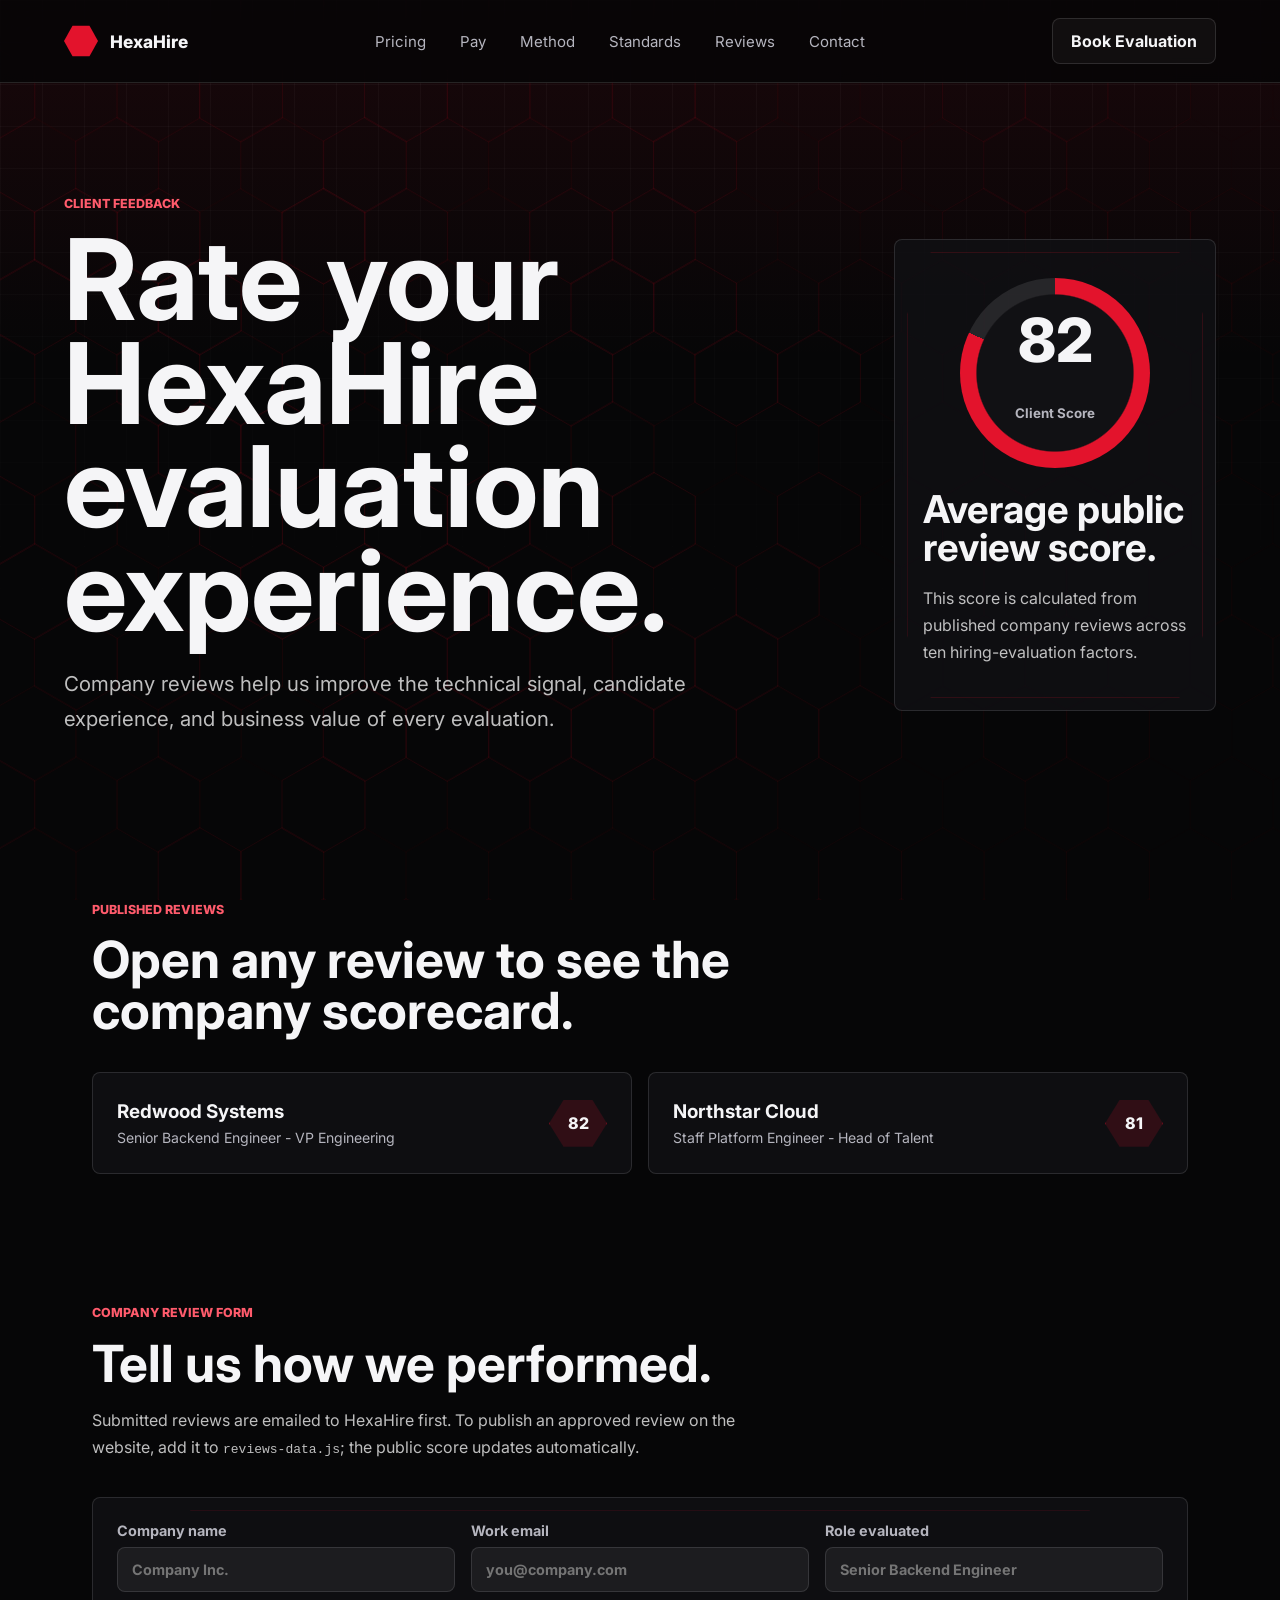
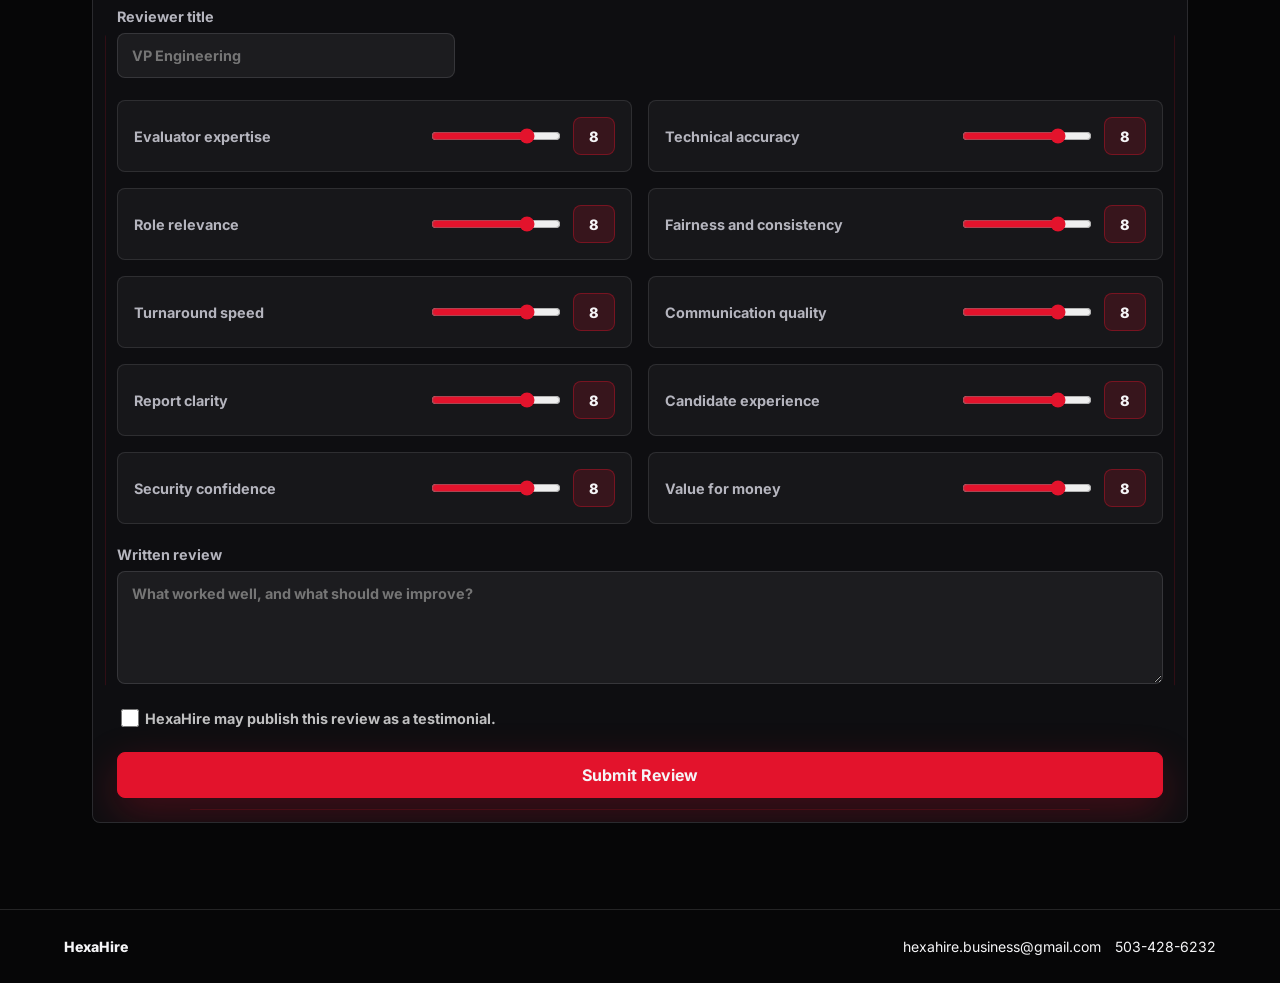
<file: reviews.html>
<!DOCTYPE html>
<html lang="en">
<head>
  <meta charset="UTF-8">
  <meta name="viewport" content="width=device-width, initial-scale=1.0">
  <meta name="description" content="Leave a company review for HexaHire technical evaluation services, including ratings for evaluator expertise, report clarity, candidate experience, and value.">
  <meta name="robots" content="index, follow">
  <meta name="theme-color" content="#060607">
  <meta property="og:type" content="website">
  <meta property="og:site_name" content="HexaHire">
  <meta property="og:title" content="Company Reviews for HexaHire Technical Evaluations">
  <meta property="og:description" content="Rate HexaHire's technical hiring evaluation service across ten business-critical review factors.">
  <meta property="og:url" content="https://hexahire.xyz/reviews.html">
  <meta name="twitter:card" content="summary">
  <meta name="twitter:title" content="Company Reviews for HexaHire Technical Evaluations">
  <meta name="twitter:description" content="Review HexaHire across evaluator expertise, technical accuracy, report clarity, candidate experience, and value.">
  <link rel="canonical" href="https://hexahire.xyz/reviews.html">
  <link rel="icon" href="/favicon.svg" type="image/svg+xml">
  <link rel="manifest" href="/site.webmanifest">
  <title>Company Reviews for Technical Evaluation Services | HexaHire</title>
  <link rel="preconnect" href="https://fonts.googleapis.com">
  <link rel="preconnect" href="https://fonts.gstatic.com" crossorigin>
  <link href="https://fonts.googleapis.com/css2?family=Inter:wght@400;500;600;700;800&display=swap" rel="stylesheet">
  <link rel="stylesheet" href="styles.css">
  <script type="application/ld+json">
  {
    "@context": "https://schema.org",
    "@graph": [
      {
        "@type": "Organization",
        "@id": "https://hexahire.xyz/#organization",
        "name": "HexaHire",
        "url": "https://hexahire.xyz/",
        "email": "hexahire.business@gmail.com",
        "telephone": "+15034286232"
      },
      {
        "@type": "WebPage",
        "@id": "https://hexahire.xyz/reviews.html#webpage",
        "url": "https://hexahire.xyz/reviews.html",
        "name": "Company Reviews for Technical Evaluation Services",
        "description": "Company review form for HexaHire technical evaluation services.",
        "isPartOf": {
          "@id": "https://hexahire.xyz/#website"
        },
        "about": {
          "@id": "https://hexahire.xyz/#organization"
        }
      },
      {
        "@type": "BreadcrumbList",
        "itemListElement": [
          {
            "@type": "ListItem",
            "position": 1,
            "name": "Home",
            "item": "https://hexahire.xyz/"
          },
          {
            "@type": "ListItem",
            "position": 2,
            "name": "Reviews",
            "item": "https://hexahire.xyz/reviews.html"
          }
        ]
      }
    ]
  }
  </script>
</head>
<body>
  <canvas id="hexCanvas" aria-hidden="true"></canvas>

  <header class="site-header">
    <a class="brand" href="index.html" aria-label="HexaHire home">
      <span class="brand-mark"></span>
      <span>HexaHire</span>
    </a>
    <nav class="nav-links" aria-label="Primary navigation">
      <a href="index.html#pricing">Pricing</a>
      <a href="payments.html">Pay</a>
      <a href="index.html#method">Method</a>
      <a href="index.html#standards">Standards</a>
      <a href="reviews.html">Reviews</a>
      <a href="index.html#contact">Contact</a>
    </nav>
    <a class="header-action" href="index.html#contact">Book Evaluation</a>
  </header>

  <main>
    <section class="review-hero">
      <div>
        <p class="eyebrow">Client feedback</p>
        <h1>Rate your HexaHire evaluation experience.</h1>
        <p class="hero-copy">
          Company reviews help us improve the technical signal, candidate experience, and business value of every evaluation.
        </p>
      </div>
      <aside class="review-summary" aria-label="Review rating scale">
        <div class="score-ring compact-score" style="--score: 82">
          <span data-review-average>82</span>
          <small>Client Score</small>
        </div>
        <h2>Average public review score.</h2>
        <p>
          This score is calculated from published company reviews across ten hiring-evaluation factors.
        </p>
      </aside>
    </section>

    <section class="section public-reviews">
      <div class="section-heading compact">
        <p class="eyebrow">Published reviews</p>
        <h2>Open any review to see the company scorecard.</h2>
      </div>
      <div class="review-display-grid" data-review-list></div>
    </section>

    <section class="section review-section" id="leave-review">
      <div class="section-heading compact">
        <p class="eyebrow">Company review form</p>
        <h2>Tell us how we performed.</h2>
        <p>
          Submitted reviews are emailed to HexaHire first. To publish an approved review on the website, add it to <code>reviews-data.js</code>; the public score updates automatically.
        </p>
      </div>

      <form class="review-form" action="https://formsubmit.co/hexahire.business@gmail.com" method="POST">
        <input type="hidden" name="_subject" value="New HexaHire company review">
        <input type="hidden" name="_template" value="box">
        <input type="hidden" name="_captcha" value="false">
        <textarea class="visually-hidden" name="reviews-data.js entry" data-review-snippet tabindex="-1" aria-hidden="true"></textarea>

        <div class="review-details">
          <label>
            Company name
            <input type="text" name="Company name" data-review-field="company" placeholder="Company Inc." required>
          </label>
          <label>
            Work email
            <input type="email" name="Work email" placeholder="you@company.com" required>
          </label>
          <label>
            Role evaluated
            <input type="text" name="Role evaluated" data-review-field="role" placeholder="Senior Backend Engineer">
          </label>
          <label>
            Reviewer title
            <input type="text" name="Reviewer title" data-review-field="reviewer" placeholder="VP Engineering">
          </label>
        </div>

        <div class="rating-grid" aria-label="Review ratings">
          <label class="rating-field">
            <span>Evaluator expertise</span>
            <input type="range" name="Evaluator expertise" data-review-rating="evaluatorExpertise" min="1" max="10" value="8">
            <output>8</output>
          </label>
          <label class="rating-field">
            <span>Technical accuracy</span>
            <input type="range" name="Technical accuracy" data-review-rating="technicalAccuracy" min="1" max="10" value="8">
            <output>8</output>
          </label>
          <label class="rating-field">
            <span>Role relevance</span>
            <input type="range" name="Role relevance" data-review-rating="roleRelevance" min="1" max="10" value="8">
            <output>8</output>
          </label>
          <label class="rating-field">
            <span>Fairness and consistency</span>
            <input type="range" name="Fairness and consistency" data-review-rating="fairnessConsistency" min="1" max="10" value="8">
            <output>8</output>
          </label>
          <label class="rating-field">
            <span>Turnaround speed</span>
            <input type="range" name="Turnaround speed" data-review-rating="turnaroundSpeed" min="1" max="10" value="8">
            <output>8</output>
          </label>
          <label class="rating-field">
            <span>Communication quality</span>
            <input type="range" name="Communication quality" data-review-rating="communicationQuality" min="1" max="10" value="8">
            <output>8</output>
          </label>
          <label class="rating-field">
            <span>Report clarity</span>
            <input type="range" name="Report clarity" data-review-rating="reportClarity" min="1" max="10" value="8">
            <output>8</output>
          </label>
          <label class="rating-field">
            <span>Candidate experience</span>
            <input type="range" name="Candidate experience" data-review-rating="candidateExperience" min="1" max="10" value="8">
            <output>8</output>
          </label>
          <label class="rating-field">
            <span>Security confidence</span>
            <input type="range" name="Security confidence" data-review-rating="securityConfidence" min="1" max="10" value="8">
            <output>8</output>
          </label>
          <label class="rating-field">
            <span>Value for money</span>
            <input type="range" name="Value for money" data-review-rating="valueForMoney" min="1" max="10" value="8">
            <output>8</output>
          </label>
        </div>

        <label>
          Written review
          <textarea name="Written review" data-review-field="quote" rows="5" placeholder="What worked well, and what should we improve?"></textarea>
        </label>

        <label class="checkbox-field">
          <input type="checkbox" name="May publish testimonial" value="Yes">
          <span>HexaHire may publish this review as a testimonial.</span>
        </label>

        <button class="button primary" type="submit">Submit Review</button>
      </form>
    </section>
  </main>

  <footer class="site-footer">
    <span>HexaHire</span>
    <span>
      <a href="mailto:hexahire.business@gmail.com">hexahire.business@gmail.com</a>
      <a href="tel:+15034286232">503-428-6232</a>
    </span>
  </footer>

  <script src="reviews-data.js"></script>
  <script src="script.js"></script>
</body>
</html>
</file>
<file: styles.css>
:root {
  --bg: #060607;
  --panel: #111114;
  --panel-strong: #17171b;
  --line: rgba(255, 255, 255, 0.12);
  --muted: #b5b5be;
  --text: #f5f5f7;
  --red: #e3132c;
  --red-dark: #9c0f20;
  --red-soft: rgba(227, 19, 44, 0.16);
  --white-soft: rgba(255, 255, 255, 0.74);
  --shadow: 0 24px 80px rgba(0, 0, 0, 0.38);
}

* {
  box-sizing: border-box;
}

html {
  scroll-behavior: smooth;
}

body {
  margin: 0;
  font-family: "Inter", Arial, sans-serif;
  color: var(--text);
  background:
    linear-gradient(180deg, rgba(227, 19, 44, 0.09), transparent 360px),
    var(--bg);
  letter-spacing: 0;
}

body::before {
  content: "";
  position: fixed;
  inset: 0;
  pointer-events: none;
  background-image:
    linear-gradient(rgba(255, 255, 255, 0.035) 1px, transparent 1px),
    linear-gradient(90deg, rgba(255, 255, 255, 0.035) 1px, transparent 1px);
  background-size: 42px 42px;
  mask-image: linear-gradient(to bottom, black, transparent 72%);
  z-index: -2;
}

#hexCanvas {
  position: fixed;
  inset: 0;
  width: 100%;
  height: 100%;
  z-index: -1;
  opacity: 0.72;
}

a {
  color: inherit;
  text-decoration: none;
}

.site-header {
  position: sticky;
  top: 0;
  z-index: 10;
  display: flex;
  align-items: center;
  justify-content: space-between;
  gap: 24px;
  padding: 18px clamp(18px, 5vw, 72px);
  border-bottom: 1px solid var(--line);
  background: rgba(6, 6, 7, 0.82);
  backdrop-filter: blur(18px);
}

.brand,
.nav-links,
.hero-actions,
.hero-metrics,
.panel-topline,
.pricing-toggle,
.source-list,
.contact-links,
.site-footer {
  display: flex;
  align-items: center;
}

.brand {
  gap: 12px;
  font-weight: 800;
  font-size: 1.08rem;
}

.brand-mark,
.hex-badge {
  clip-path: polygon(25% 5%, 75% 5%, 100% 50%, 75% 95%, 25% 95%, 0 50%);
}

.brand-mark {
  width: 34px;
  height: 34px;
  background: var(--red);
  box-shadow: 0 0 30px var(--red-soft);
}

.nav-links {
  gap: clamp(14px, 3vw, 34px);
  color: var(--muted);
  font-size: 0.94rem;
}

.nav-links a:hover,
.source-list a:hover {
  color: var(--text);
}

.header-action,
.button,
.toggle {
  border: 1px solid var(--line);
  font: inherit;
  color: var(--text);
  background: rgba(255, 255, 255, 0.04);
  cursor: pointer;
}

.header-action,
.button {
  display: inline-flex;
  align-items: center;
  justify-content: center;
  min-height: 46px;
  padding: 0 18px;
  border-radius: 8px;
  font-weight: 700;
}

.header-action:hover,
.button.secondary:hover {
  border-color: rgba(227, 19, 44, 0.55);
  background: var(--red-soft);
}

.button.primary {
  border-color: var(--red);
  background: var(--red);
  box-shadow: 0 14px 40px rgba(227, 19, 44, 0.26);
}

.button.primary:hover {
  background: #ff1834;
}

.hero {
  min-height: calc(100vh - 76px);
  display: grid;
  grid-template-columns: minmax(0, 1.08fr) minmax(320px, 0.62fr);
  align-items: center;
  gap: clamp(28px, 5vw, 76px);
  padding: clamp(54px, 9vw, 110px) clamp(18px, 5vw, 72px) 68px;
}

.review-hero {
  min-height: 62vh;
  display: grid;
  grid-template-columns: minmax(0, 1fr) minmax(280px, 0.42fr);
  align-items: center;
  gap: clamp(28px, 5vw, 76px);
  padding: clamp(54px, 9vw, 110px) clamp(18px, 5vw, 72px) 56px;
}

.hero-content,
.section {
  max-width: 1180px;
}

.eyebrow {
  margin: 0 0 14px;
  color: #ff5b6c;
  font-size: 0.78rem;
  font-weight: 800;
  text-transform: uppercase;
}

h1,
h2,
h3,
p {
  margin-top: 0;
}

h1 {
  max-width: 860px;
  margin-bottom: 24px;
  font-size: clamp(3rem, 8.8vw, 7.2rem);
  line-height: 0.92;
  letter-spacing: 0;
}

h2 {
  margin-bottom: 18px;
  font-size: clamp(2rem, 4vw, 4rem);
  line-height: 1;
  letter-spacing: 0;
}

h3 {
  margin-bottom: 12px;
  font-size: 1.18rem;
}

p {
  color: var(--white-soft);
  line-height: 1.7;
}

.hero-copy {
  max-width: 660px;
  font-size: clamp(1.05rem, 1.8vw, 1.28rem);
}

.hero-actions {
  gap: 12px;
  margin: 34px 0;
  flex-wrap: wrap;
}

.hero-metrics {
  align-items: stretch;
  gap: 10px;
  flex-wrap: wrap;
}

.hero-metrics div {
  min-width: 150px;
  padding: 16px;
  border: 1px solid var(--line);
  background: rgba(255, 255, 255, 0.04);
  border-radius: 8px;
}

.hero-metrics strong {
  display: block;
  font-size: 1.6rem;
}

.hero-metrics span,
.price-note,
.method-step span,
.site-footer,
.source-list,
.score-context {
  color: var(--muted);
  font-size: 0.88rem;
}

.score-context {
  margin: -14px 0 24px;
  text-align: center;
}

.signal-panel {
  position: relative;
  padding: 26px;
  border: 1px solid rgba(227, 19, 44, 0.42);
  background: rgba(17, 17, 20, 0.78);
  box-shadow: var(--shadow);
  overflow: hidden;
}

.signal-panel::before,
.price-card::before {
  content: "";
  position: absolute;
  inset: 12px;
  pointer-events: none;
  border: 1px solid rgba(227, 19, 44, 0.16);
  clip-path: polygon(8% 0, 92% 0, 100% 14%, 100% 86%, 92% 100%, 8% 100%, 0 86%, 0 14%);
}

.panel-topline {
  justify-content: space-between;
  gap: 12px;
  margin-bottom: 28px;
  font-weight: 700;
}

.status-pill,
.popular {
  padding: 7px 10px;
  border-radius: 999px;
  color: #fff;
  background: var(--red);
  font-size: 0.76rem;
  font-weight: 800;
}

.score-ring {
  width: min(230px, 68vw);
  aspect-ratio: 1;
  display: grid;
  place-items: center;
  margin: 10px auto 30px;
  border-radius: 50%;
  background:
    radial-gradient(circle at center, var(--panel) 0 58%, transparent 59%),
    conic-gradient(var(--red) calc(var(--score) * 1%), rgba(255, 255, 255, 0.1) 0);
}

.score-ring span {
  font-size: 4.6rem;
  font-weight: 800;
}

.score-ring small {
  display: block;
  color: var(--muted);
  font-weight: 700;
  transform: translateY(-22px);
}

.compact-score {
  width: min(190px, 62vw);
  margin-bottom: 22px;
}

.compact-score span {
  font-size: 3.8rem;
}

.signal-bars {
  display: grid;
  gap: 16px;
}

.signal-bars div {
  display: grid;
  gap: 8px;
}

.signal-bars span {
  color: var(--muted);
  font-size: 0.9rem;
}

.signal-bars i {
  display: block;
  height: 9px;
  border-radius: 999px;
  background:
    linear-gradient(90deg, var(--red) var(--bar), rgba(255, 255, 255, 0.1) var(--bar));
}

.section {
  margin: 0 auto;
  padding: 86px clamp(18px, 5vw, 42px);
}

.intro-grid,
.contact,
.proof {
  display: grid;
  grid-template-columns: 0.85fr 1fr;
  gap: clamp(24px, 5vw, 70px);
  align-items: center;
}

.section-heading {
  max-width: 820px;
  margin-bottom: 36px;
}

.section-heading.compact {
  max-width: 700px;
}

.pricing-toggle {
  width: fit-content;
  margin-bottom: 24px;
  padding: 4px;
  border: 1px solid var(--line);
  border-radius: 8px;
  background: rgba(255, 255, 255, 0.04);
}

.toggle {
  min-width: 110px;
  min-height: 38px;
  border: 0;
  border-radius: 6px;
  color: var(--muted);
  font-weight: 800;
}

.toggle.active {
  color: #fff;
  background: var(--red);
}

.pricing-grid {
  display: grid;
  grid-template-columns: repeat(5, minmax(0, 1fr));
  gap: 16px;
}

.price-card,
.payment-card,
.method-step,
.standards-grid article,
.service-keyword-grid article,
.faq-grid article,
.contact-form,
.review-form,
.review-summary {
  border: 1px solid var(--line);
  background: rgba(17, 17, 20, 0.82);
  border-radius: 8px;
}

.price-card {
  position: relative;
  min-height: 470px;
  padding: 24px;
  overflow: hidden;
}

.price-card.featured {
  border-color: rgba(227, 19, 44, 0.72);
  background: linear-gradient(180deg, rgba(227, 19, 44, 0.15), rgba(17, 17, 20, 0.9));
}

.hex-badge {
  display: grid;
  place-items: center;
  width: 58px;
  height: 52px;
  margin-bottom: 26px;
  background: var(--red-soft);
  color: #ff6b7a;
  border: 1px solid rgba(227, 19, 44, 0.38);
  font-weight: 800;
}

.popular {
  position: absolute;
  top: 20px;
  right: 18px;
}

.price-card p {
  min-height: 78px;
}

.price {
  display: block;
  font-size: 2.25rem;
  margin-bottom: 2px;
}

.price-card ul {
  display: grid;
  gap: 11px;
  margin: 24px 0 0;
  padding: 0;
  list-style: none;
}

.price-card li,
.deliverables span {
  color: var(--white-soft);
}

.price-card li::before {
  content: "";
  display: inline-block;
  width: 9px;
  height: 9px;
  margin-right: 10px;
  background: var(--red);
  clip-path: polygon(25% 5%, 75% 5%, 100% 50%, 75% 95%, 25% 95%, 0 50%);
}

.price-action {
  width: 100%;
  margin-top: 24px;
}

.payment-grid {
  display: grid;
  grid-template-columns: repeat(5, minmax(0, 1fr));
  gap: 16px;
}

.payment-card {
  padding: 24px;
}

.payment-card.featured {
  border-color: rgba(227, 19, 44, 0.72);
  background: linear-gradient(180deg, rgba(227, 19, 44, 0.15), rgba(17, 17, 20, 0.9));
}

.payment-card strong {
  display: block;
  margin-bottom: 14px;
  font-size: 2rem;
}

.payment-card .button {
  width: 100%;
  margin-top: 10px;
}

.payment-actions {
  display: grid;
  gap: 10px;
}

.payment-summary {
  border-color: rgba(227, 19, 44, 0.5);
}

.method-grid,
.standards-grid {
  display: grid;
  grid-template-columns: repeat(4, minmax(0, 1fr));
  gap: 16px;
}

.method-step,
.standards-grid article {
  padding: 24px;
}

.method-step span {
  display: block;
  margin-bottom: 26px;
  color: #ff5b6c;
  font-weight: 800;
}

.standards-grid {
  grid-template-columns: repeat(3, minmax(0, 1fr));
}

.service-keyword-grid,
.faq-grid,
.review-display-grid {
  display: grid;
  grid-template-columns: repeat(3, minmax(0, 1fr));
  gap: 16px;
}

.service-keyword-grid article,
.faq-grid article,
.review-card {
  padding: 24px;
}

.faq-grid {
  grid-template-columns: repeat(2, minmax(0, 1fr));
}

.review-display-grid {
  grid-template-columns: repeat(2, minmax(0, 1fr));
}

.review-card {
  border: 1px solid var(--line);
  border-radius: 8px;
  background: rgba(17, 17, 20, 0.82);
}

.review-card summary {
  display: grid;
  grid-template-columns: minmax(0, 1fr) auto;
  gap: 16px;
  align-items: center;
  cursor: pointer;
  list-style: none;
}

.review-card summary::-webkit-details-marker {
  display: none;
}

.review-card h3 {
  margin-bottom: 4px;
}

.review-meta,
.review-score-note {
  color: var(--muted);
  font-size: 0.88rem;
}

.review-score {
  display: grid;
  place-items: center;
  width: 58px;
  height: 52px;
  background: var(--red-soft);
  color: var(--text);
  border: 1px solid rgba(227, 19, 44, 0.38);
  clip-path: polygon(25% 5%, 75% 5%, 100% 50%, 75% 95%, 25% 95%, 0 50%);
  font-weight: 800;
}

.review-card blockquote {
  margin: 18px 0;
  color: var(--white-soft);
  line-height: 1.7;
}

.factor-list {
  display: grid;
  grid-template-columns: repeat(2, minmax(0, 1fr));
  gap: 10px;
  margin-top: 16px;
}

.factor-list span {
  display: flex;
  justify-content: space-between;
  gap: 10px;
  padding: 10px 12px;
  border: 1px solid rgba(255, 255, 255, 0.1);
  border-radius: 8px;
  color: var(--muted);
  background: rgba(255, 255, 255, 0.04);
}

.factor-list strong {
  color: var(--text);
}

.source-list {
  gap: 12px;
  margin-top: 18px;
  flex-wrap: wrap;
}

.source-list a {
  padding: 9px 12px;
  border: 1px solid var(--line);
  border-radius: 999px;
}

.contact-links {
  gap: 12px;
  flex-wrap: wrap;
  margin-top: 22px;
}

.contact-links a,
.site-footer a {
  color: var(--text);
}

.contact-links a {
  padding: 12px 14px;
  border: 1px solid rgba(227, 19, 44, 0.35);
  border-radius: 8px;
  background: rgba(227, 19, 44, 0.12);
  font-weight: 800;
}

.contact-links a:hover,
.site-footer a:hover {
  color: #ff5b6c;
}

.proof {
  border-top: 1px solid var(--line);
  border-bottom: 1px solid var(--line);
}

.deliverables {
  display: flex;
  gap: 12px;
  flex-wrap: wrap;
}

.deliverables span {
  padding: 13px 15px;
  border: 1px solid rgba(227, 19, 44, 0.35);
  background: var(--red-soft);
  clip-path: polygon(10px 0, calc(100% - 10px) 0, 100% 50%, calc(100% - 10px) 100%, 10px 100%, 0 50%);
}

.contact-form {
  display: grid;
  gap: 16px;
  padding: 24px;
}

.review-section {
  padding-top: 42px;
}

.review-summary {
  position: relative;
  padding: 28px;
  overflow: hidden;
}

.review-summary::before,
.review-form::before {
  content: "";
  position: absolute;
  inset: 12px;
  pointer-events: none;
  border: 1px solid rgba(227, 19, 44, 0.16);
  clip-path: polygon(8% 0, 92% 0, 100% 14%, 100% 86%, 92% 100%, 8% 100%, 0 86%, 0 14%);
}

.review-summary h2 {
  font-size: clamp(1.8rem, 3vw, 2.7rem);
}

.review-form {
  position: relative;
  display: grid;
  gap: 22px;
  padding: 24px;
  overflow: hidden;
}

.review-details,
.rating-grid {
  display: grid;
  grid-template-columns: repeat(3, minmax(0, 1fr));
  gap: 16px;
}

.rating-grid {
  grid-template-columns: repeat(2, minmax(0, 1fr));
}

.rating-field {
  grid-template-columns: minmax(0, 1fr) minmax(130px, 0.42fr) 42px;
  align-items: center;
  gap: 14px;
  padding: 16px;
  border: 1px solid rgba(255, 255, 255, 0.1);
  border-radius: 8px;
  background: rgba(255, 255, 255, 0.04);
}

.rating-field output {
  display: grid;
  place-items: center;
  width: 42px;
  height: 38px;
  border: 1px solid rgba(227, 19, 44, 0.38);
  border-radius: 8px;
  color: var(--text);
  background: var(--red-soft);
  font-weight: 800;
}

input[type="range"] {
  accent-color: var(--red);
  padding: 0;
}

.checkbox-field {
  grid-template-columns: 20px minmax(0, 1fr);
  align-items: center;
  color: var(--white-soft);
}

.checkbox-field input {
  width: 18px;
  height: 18px;
  accent-color: var(--red);
}

.visually-hidden {
  position: absolute;
  width: 1px;
  height: 1px;
  padding: 0;
  margin: -1px;
  overflow: hidden;
  clip: rect(0, 0, 0, 0);
  white-space: nowrap;
  border: 0;
}

label {
  display: grid;
  gap: 8px;
  color: var(--muted);
  font-size: 0.9rem;
  font-weight: 700;
}

input,
select,
textarea {
  width: 100%;
  border: 1px solid var(--line);
  border-radius: 8px;
  background: rgba(255, 255, 255, 0.06);
  color: var(--text);
  font: inherit;
  padding: 13px 14px;
}

textarea {
  resize: vertical;
}

select option {
  background: var(--panel);
}

.site-footer {
  justify-content: space-between;
  gap: 18px;
  padding: 28px clamp(18px, 5vw, 72px);
  border-top: 1px solid var(--line);
}

.site-footer span:first-child {
  color: var(--text);
  font-weight: 800;
}

.site-footer span:last-child {
  display: flex;
  gap: 14px;
  flex-wrap: wrap;
}

@media (max-width: 1120px) {
  .pricing-grid,
  .payment-grid,
  .method-grid {
    grid-template-columns: repeat(2, minmax(0, 1fr));
  }

  .standards-grid {
    grid-template-columns: 1fr;
  }

  .service-keyword-grid,
  .faq-grid,
  .review-display-grid {
    grid-template-columns: 1fr;
  }
}

@media (max-width: 860px) {
  .site-header {
    position: static;
    flex-wrap: wrap;
  }

  .nav-links {
    order: 3;
    width: 100%;
    justify-content: space-between;
  }

  .hero,
  .review-hero,
  .intro-grid,
  .contact,
  .proof {
    grid-template-columns: 1fr;
  }

  .hero {
    min-height: auto;
    padding-top: 48px;
  }

  .signal-panel {
    max-width: 520px;
  }

  .review-details,
  .rating-grid,
  .factor-list {
    grid-template-columns: 1fr;
  }
}

@media (max-width: 620px) {
  .header-action {
    display: none;
  }

  .nav-links {
    overflow-x: auto;
    justify-content: flex-start;
    padding-bottom: 4px;
  }

  .pricing-grid,
  .payment-grid,
  .method-grid {
    grid-template-columns: 1fr;
  }

  .price-card {
    min-height: auto;
  }

  .rating-field {
    grid-template-columns: 1fr 42px;
  }

  .rating-field input {
    grid-column: 1 / -1;
    grid-row: 2;
  }

  .price-card p {
    min-height: 0;
  }

  .hero-metrics div {
    width: 100%;
  }

  .site-footer {
    align-items: flex-start;
    flex-direction: column;
  }
}
</file>
